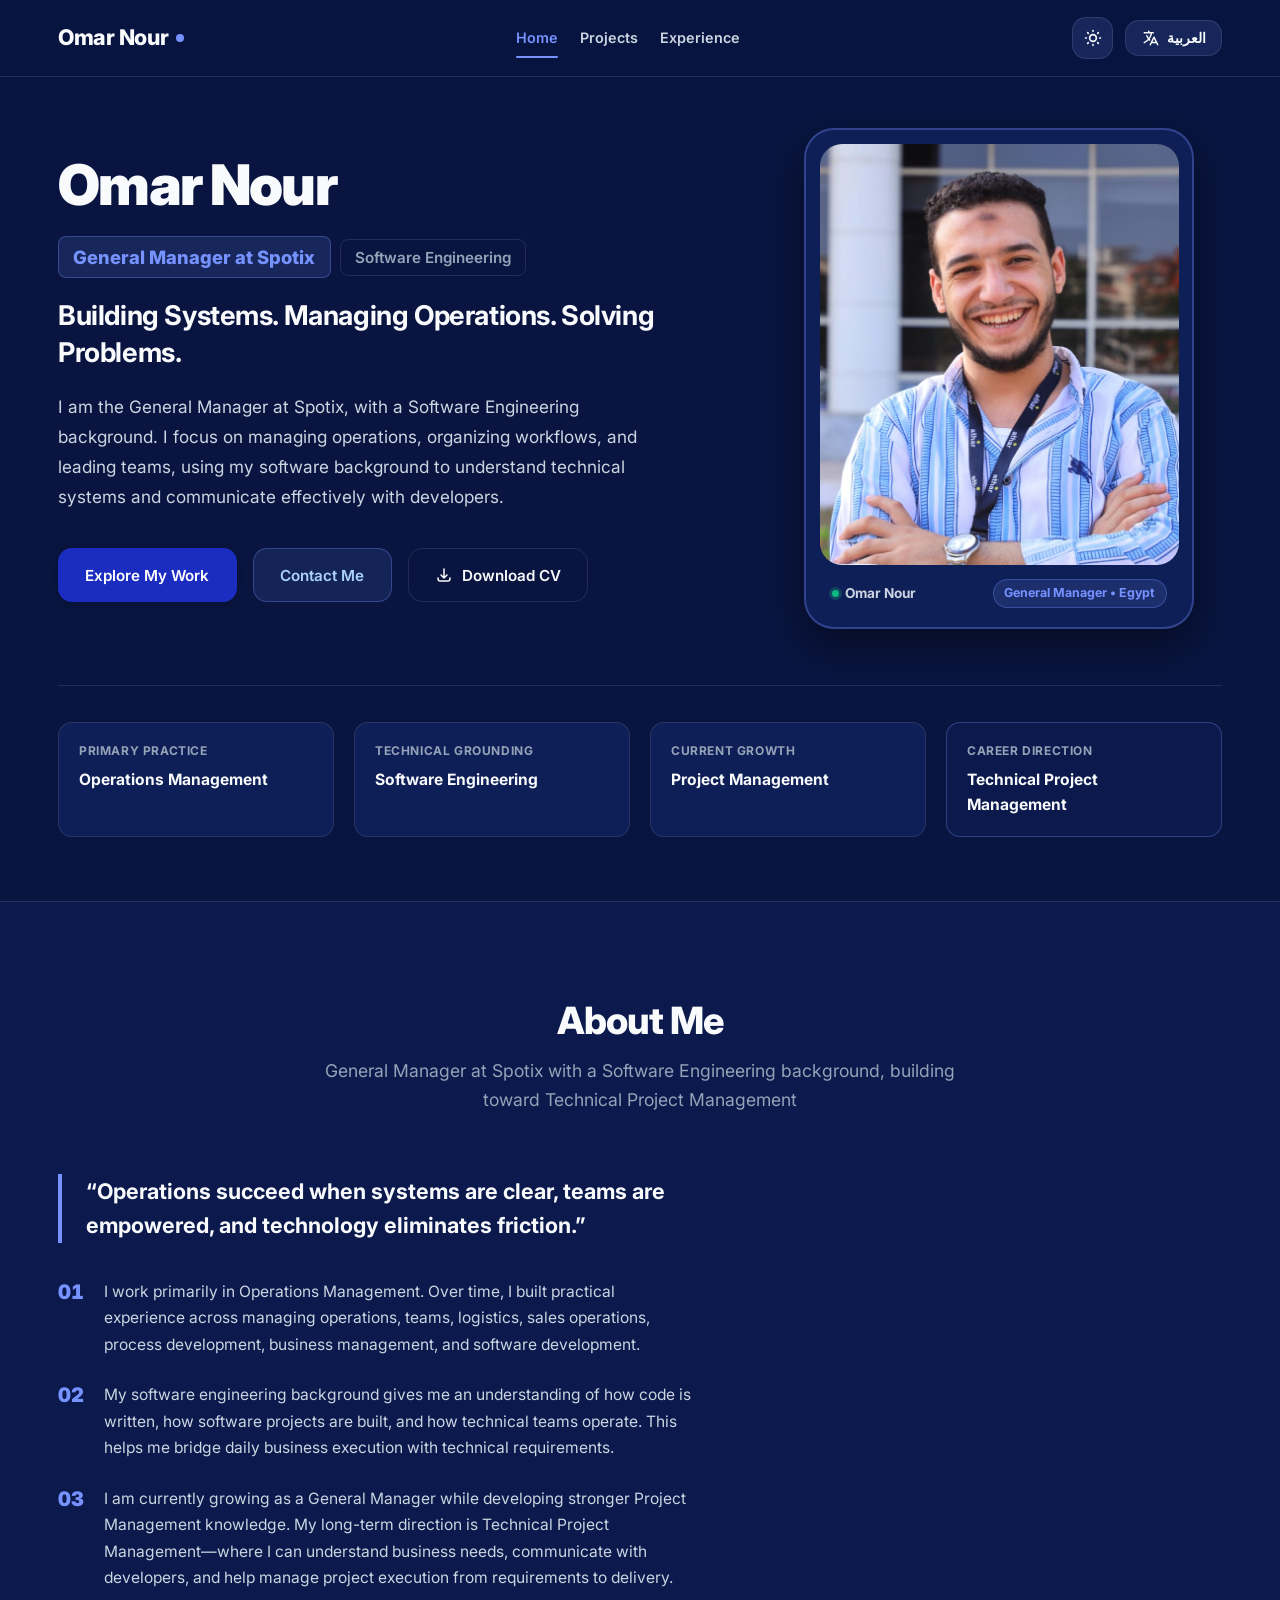
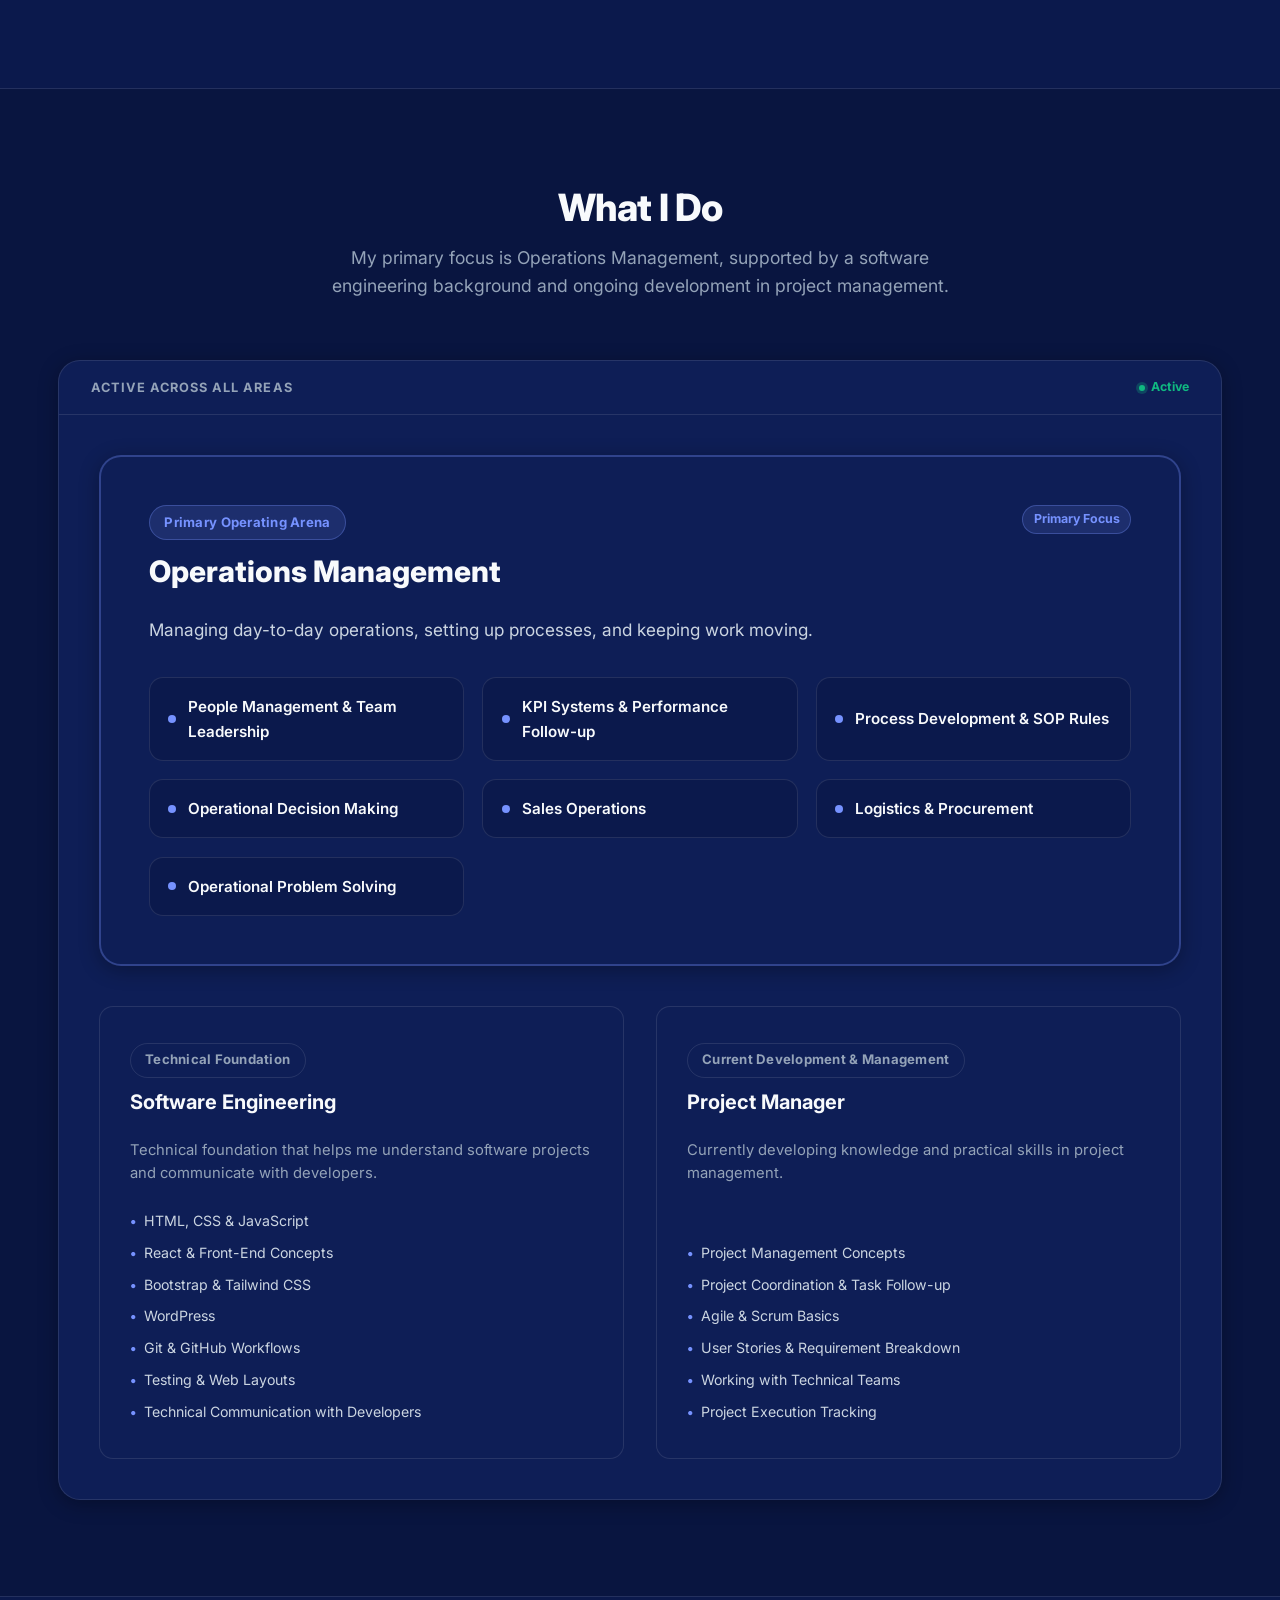
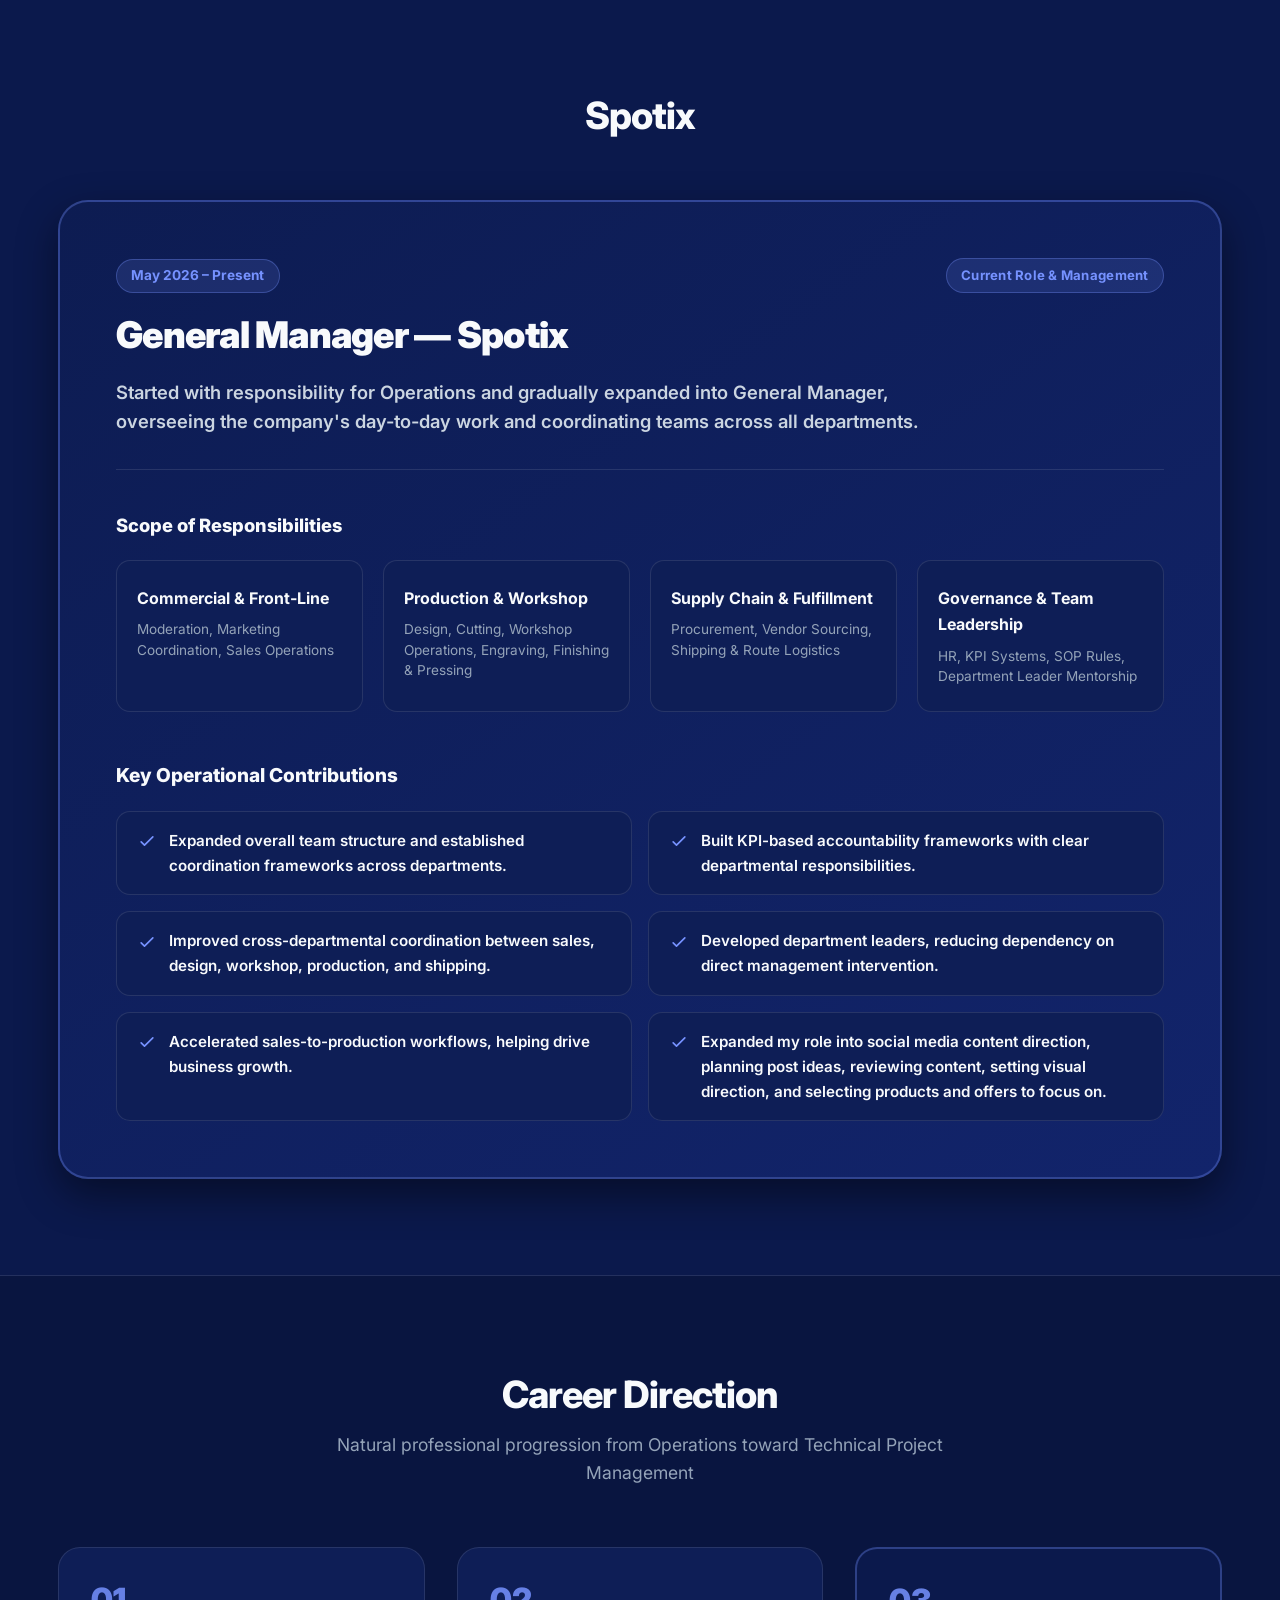
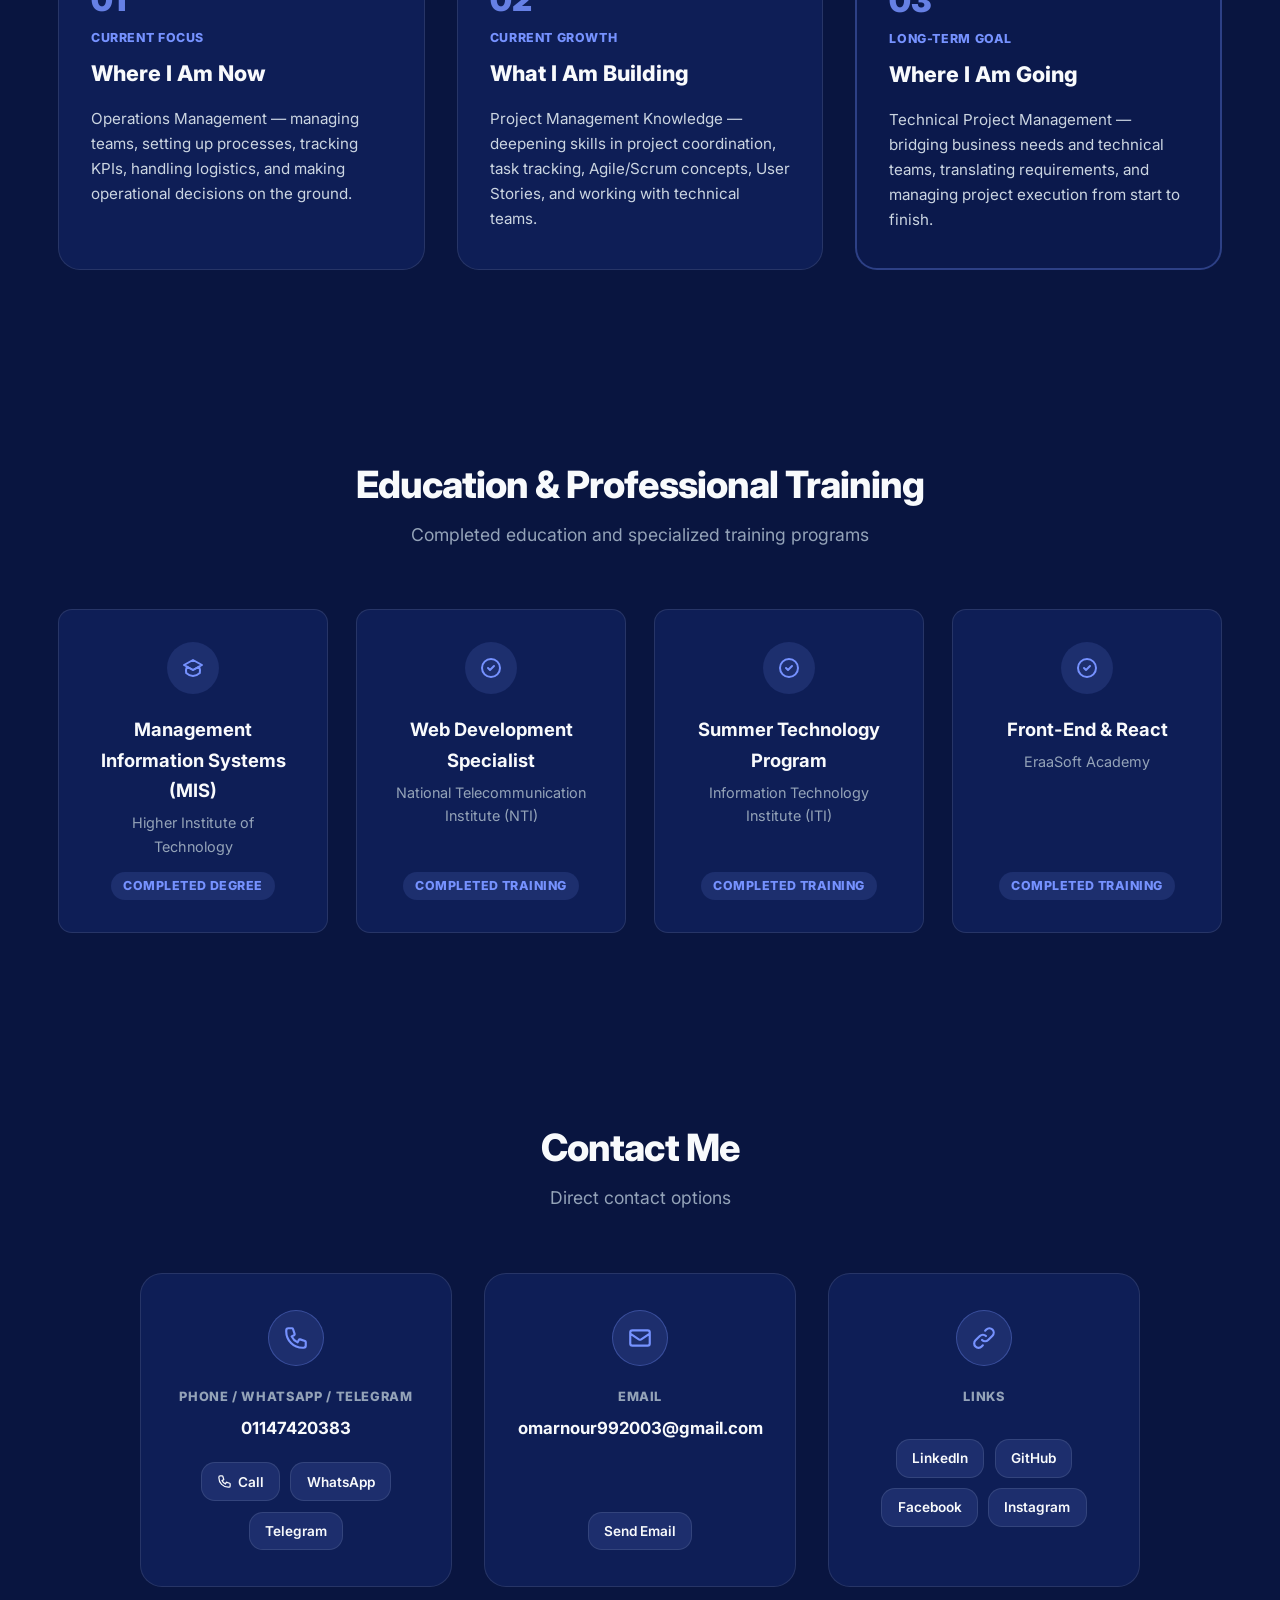
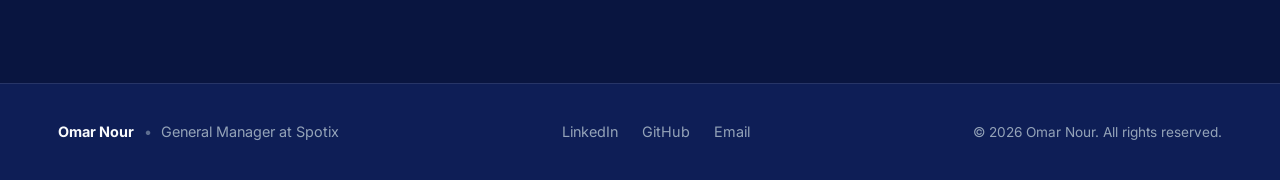
<file: index.html>
<!DOCTYPE html>
<html lang="en" dir="ltr" data-theme="dark">

<head>
  <meta charset="UTF-8">
  <meta name="viewport" content="width=device-width, initial-scale=1.0">
  <title data-i18n="homePageTitle">Omar Nour | General Manager at Spotix</title>
  <meta name="description"
    content="Omar Nour, General Manager at Spotix. Business operations and management, with a background in Management Information Systems and software development.">
  <meta name="keywords"
    content="Omar Nour, General Manager, Spotix, Operations Management, Software Engineering, Technical Project Manager, Business Operations, Systems, Egypt">
  <meta name="author" content="Omar Nour">

  <!-- Open Graph / Social Media Meta -->
  <meta property="og:type" content="website">
  <meta property="og:title" content="Omar Nour | General Manager at Spotix">
  <meta property="og:url" content="https://omarnour9903.github.io/omar-nour-portfolio/">
  <link rel="canonical" href="https://omarnour9903.github.io/omar-nour-portfolio/">
  <meta property="og:description"
    content="Omar Nour, General Manager at Spotix. Business operations and management, with a background in Management Information Systems and software development.">
  <meta property="og:image" content="https://omarnour9903.github.io/omar-nour-portfolio/assets/images/omar-nour.jpg">

  <!-- Favicon -->
  <link rel="icon" type="image/jpeg" href="./assets/images/omar-nour.jpg">

  <!-- Immediate Theme & Direction Init -->
  <script>
    (function () {
      try {
        var t = localStorage.getItem("omar_nour_theme") || "dark";
        var l = localStorage.getItem("omar_nour_lang") || "en";
        document.documentElement.setAttribute("data-theme", t);
        document.documentElement.setAttribute("lang", l);
        document.documentElement.setAttribute("dir", l === "ar" ? "rtl" : "ltr");
      } catch (e) {
        document.documentElement.setAttribute("data-theme", "dark");
        document.documentElement.setAttribute("lang", "en");
        document.documentElement.setAttribute("dir", "ltr");
      }
    })();
  </script>

  <!-- CSS Stylesheet -->
  <link rel="stylesheet" href="./css/styles.css">
</head>

<body>

  <!-- Header & Navigation -->
  <header class="header">
    <div class="container nav-container">
      <a href="index.html" class="logo">
        Omar Nour <span class="logo-dot"></span>
      </a>

      <nav class="nav-menu">
        <a href="index.html" class="nav-link active" data-i18n="navHome">Home</a>
        <a href="projects.html" class="nav-link" data-i18n="navProjects">Projects</a>
        <a href="experience.html" class="nav-link" data-i18n="navExperience">Experience</a>
      </nav>

      <div class="nav-actions">
        <!-- Theme Toggle -->
        <button id="themeToggle" class="icon-btn" aria-label="Toggle Light/Dark Theme">
          <svg id="themeIconSun" width="20" height="20" fill="none" stroke="currentColor" viewBox="0 0 24 24">
            <path stroke-linecap="round" stroke-linejoin="round" stroke-width="2"
              d="M12 3v1m0 16v1m9-9h-1M4 12H3m15.364 6.364l-.707-.707M6.343 6.343l-.707-.707m12.728 0l-.707.707M6.343 17.657l-.707.707M16 12a4 4 0 11-8 0 4 4 0 018 0z" />
          </svg>
          <svg id="themeIconMoon" width="20" height="20" fill="none" stroke="currentColor" viewBox="0 0 24 24"
            style="display: none;">
            <path stroke-linecap="round" stroke-linejoin="round" stroke-width="2"
              d="M20.354 15.354A9 9 0 018.646 3.646 9.003 9.003 0 0012 21a9.003 9.003 0 008.354-5.646z" />
          </svg>
        </button>

        <!-- Language Switcher -->
        <button id="langToggle" class="lang-btn" aria-label="Switch Language">
          <svg width="18" height="18" fill="none" stroke="currentColor" viewBox="0 0 24 24">
            <path stroke-linecap="round" stroke-linejoin="round" stroke-width="2"
              d="M3 5h12M9 3v2m1.048 9.5A18.022 18.022 0 016.412 9m6.088 9h7M11 21l5-10 5 10M12.751 5C11.783 10.77 8.07 15.61 3 18.129" />
          </svg>
          <span id="langLabel">العربية</span>
        </button>

        <!-- Mobile Drawer Menu Toggle -->
        <button id="mobileMenuBtn" class="icon-btn mobile-menu-btn" aria-label="Open Navigation Menu">
          <svg width="22" height="22" fill="none" stroke="currentColor" viewBox="0 0 24 24">
            <path stroke-linecap="round" stroke-linejoin="round" stroke-width="2" d="M4 6h16M4 12h16M4 18h16" />
          </svg>
        </button>
      </div>
    </div>
  </header>

  <!-- Mobile Drawer Menu -->
  <div id="mobileNavDrawer" class="mobile-nav-drawer">
    <div class="mobile-nav-header">
      <a href="index.html" class="logo">Omar Nour <span class="logo-dot"></span></a>
      <button id="closeNavBtn" class="icon-btn" aria-label="Close Menu">
        <svg width="24" height="24" fill="none" stroke="currentColor" viewBox="0 0 24 24">
          <path stroke-linecap="round" stroke-linejoin="round" stroke-width="2" d="M6 18L18 6M6 6l12 12" />
        </svg>
      </button>
    </div>
    <div class="mobile-nav-links">
      <a href="index.html" class="mobile-nav-link active" data-i18n="navHome">Home</a>
      <a href="projects.html" class="mobile-nav-link" data-i18n="navProjects">Projects</a>
      <a href="experience.html" class="mobile-nav-link" data-i18n="navExperience">Experience</a>
    </div>
  </div>

  <!-- Hero Section -->
  <section id="home" class="hero-section">
    <div class="container">
      <div class="hero-grid">
        <div class="hero-content">
          <!-- Availability Status -->
          <div class="hero-title-group">
            <h1 class="hero-name" data-i18n="heroTitle">Omar Nour</h1>
          </div>

          <div class="hero-role-badges">
            <span class="hero-role-primary" data-i18n="heroSubtitle">General Manager at Spotix</span>
            <span class="hero-role-tech" data-i18n="heroBadgeTech">Software Engineering Background</span>
          </div>

          <h2 class="hero-headline" data-i18n="heroHeadline">Building Systems. Managing Operations. Solving Problems.
          </h2>

          <p class="hero-paragraph" data-i18n="heroParagraph">
            I am the General Manager at Spotix, with a Software Engineering background. I focus on managing operations,
            organizing workflows, and leading teams, using my software background to understand technical systems and
            communicate effectively with developers.
          </p>

          <div class="hero-ctas">
            <a href="projects.html" class="btn btn-primary" data-i18n="btnExplore">Explore My Work</a>
            <a href="#contact" class="btn btn-secondary" data-i18n="btnContact">Contact Me</a>
            <a href="assets/docs/Omar_Nour_CV.pdf" download class="btn btn-outline">
              <svg width="18" height="18" fill="none" stroke="currentColor" viewBox="0 0 24 24">
                <path stroke-linecap="round" stroke-linejoin="round" stroke-width="2"
                  d="M4 16v1a3 3 0 003 3h10a3 3 0 003-3v-1m-4-4l-4 4m0 0l-4-4m4 4V4" />
              </svg>
              <span data-i18n="btnCV">Download CV</span>
            </a>
          </div>
        </div>

        <div class="hero-image-wrapper">
          <div class="hero-portrait-card">
            <div class="hero-portrait-container">
              <img src="assets/images/omar-nour.jpg" alt="Omar Nour, General Manager at Spotix" class="hero-portrait-img">
            </div>
            <div class="hero-portrait-footer">
              <span class="hero-portrait-meta">
                <span class="status-pulse-dot" style="width: 7px; height: 7px;"></span>
                <span>Omar Nour</span>
              </span>
              <span class="hero-portrait-badge" data-i18n="heroPhotoBadge">General Manager • Egypt</span>
            </div>
          </div>
        </div>
      </div>

      <!-- Quick Credentials Snapshot Strip -->
      <div class="hero-snapshot-wrapper">
        <div class="hero-snapshot-grid">
          <div class="snapshot-item">
            <div class="snapshot-label" data-i18n="heroSnapshotFocusLabel">Primary Practice</div>
            <div class="snapshot-val" data-i18n="heroSnapshotFocus">Operations Management</div>
          </div>
          <div class="snapshot-item">
            <div class="snapshot-label" data-i18n="heroSnapshotTechLabel">Technical Grounding</div>
            <div class="snapshot-val" data-i18n="heroSnapshotTech">Software Engineering</div>
          </div>
          <div class="snapshot-item">
            <div class="snapshot-label" data-i18n="heroSnapshotGrowthLabel">Current Growth</div>
            <div class="snapshot-val" data-i18n="heroSnapshotGrowth">Project Management</div>
          </div>
          <div class="snapshot-item highlight-target">
            <div class="snapshot-label" data-i18n="heroSnapshotAimLabel">Career Direction</div>
            <div class="snapshot-val" data-i18n="heroSnapshotAim">Technical Project Management</div>
          </div>
        </div>
      </div>
    </div>
  </section>

  <!-- About Me Section (Editorial 2-Column Split) -->
  <section id="about" class="about-section">
    <div class="container">
      <div class="section-header">
        <h2 data-i18n="aboutSectionTitle">About Me</h2>
        <p class="section-subtitle" data-i18n="aboutTagline">General Manager at Spotix with a Software Engineering background,
          building toward Technical Project Management</p>
      </div>

      <div class="about-editorial-grid">
        <!-- Left Column: Narrative Story -->
        <div class="about-narrative-col">
          <blockquote class="about-lead-quote" data-i18n="aboutQuote">
            “Operations succeed when systems are clear, teams are empowered, and technology eliminates friction.”
          </blockquote>

          <div class="about-story-blocks">
            <div class="story-block">
              <span class="story-num">01</span>
              <div class="story-body">
                <p data-i18n="aboutP1">
                  I work primarily in Operations Management. Over time, I built practical experience across managing
                  operations, teams, logistics, sales operations, process development, business management, and software
                  development.
                </p>
              </div>
            </div>

            <div class="story-block">
              <span class="story-num">02</span>
              <div class="story-body">
                <p data-i18n="aboutP2">
                  My software engineering background gives me an understanding of how code is written, how software
                  projects
                  are built, and how technical teams operate. This helps me bridge daily business execution with
                  technical
                  requirements.
                </p>
              </div>
            </div>

            <div class="story-block">
              <span class="story-num">03</span>
              <div class="story-body">
                <p data-i18n="aboutP3">
                  I am currently growing as a General Manager while developing stronger Project Management
                  knowledge. My
                  long-term direction is Technical Project Management—where I can understand business needs, communicate
                  with
                  developers, and help manage project execution from requirements to delivery.
                </p>
              </div>
            </div>
          </div>
        </div>


      </div>
    </div>
  </section>

  <!-- What I Do Section (Architectural Hierarchy: Ops Anchor + 3 Supporting Pillars) -->
  <section id="what-i-do">
    <div class="container">
      <div class="section-header">
        <h2 data-i18n="whatIDoTitle">What I Do</h2>
        <p class="section-subtitle" data-i18n="whatIDoSubtitle">My primary focus is Operations Management, supported by
          a software engineering background and ongoing development in project management.</p>
      </div>

      <!-- Unified Active Skills Card -->
      <div class="what-i-do-unified-card">
        <div class="what-i-do-unified-header">
          <span class="what-i-do-unified-title" data-i18n="whatIDoUnifiedLabel">Active Across All Areas</span>
          <span class="blueprint-status-indicator">
            <span class="status-pulse-dot" style="width: 6px; height: 6px;"></span>
            <span>Active</span>
          </span>
        </div>

        <div class="what-i-do-layout">
          <!-- 1. Featured Operations Anchor Card -->
          <div class="ops-primary-anchor">
            <div class="ops-anchor-header">
              <div class="ops-anchor-title-group">
                <span class="badge" data-i18n="opsCoreBadge">Primary Operating Arena</span>
                <h3 data-i18n="pillar1Title">Operations Management</h3>
              </div>
              <div class="hero-portrait-badge" data-i18n="pillar1Badge">Primary Focus</div>
            </div>

            <p class="ops-anchor-desc" data-i18n="pillar1Desc">Managing day-to-day operations, setting up processes, and
              keeping work moving.</p>

            <div class="ops-capabilities-grid">
              <div class="capability-item">
                <span class="capability-dot"></span>
                <span data-i18n="pillar1Item1">People Management & Team Leadership</span>
              </div>
              <div class="capability-item">
                <span class="capability-dot"></span>
                <span data-i18n="pillar1Item2">KPI Systems & Performance Follow-up</span>
              </div>
              <div class="capability-item">
                <span class="capability-dot"></span>
                <span data-i18n="pillar1Item3">Process Development & SOP Rules</span>
              </div>
              <div class="capability-item">
                <span class="capability-dot"></span>
                <span data-i18n="pillar1Item4">Operational Decision Making</span>
              </div>
              <div class="capability-item">
                <span class="capability-dot"></span>
                <span data-i18n="pillar1Item5">Sales Operations</span>
              </div>
              <div class="capability-item">
                <span class="capability-dot"></span>
                <span data-i18n="pillar1Item6">Logistics & Procurement</span>
              </div>
              <div class="capability-item">
                <span class="capability-dot"></span>
                <span data-i18n="pillar1Item7">Operational Problem Solving</span>
              </div>
            </div>
          </div>

          <!-- 2. Supporting 3 Pillars Grid -->
          <div class="supporting-pillars-grid">

            <!-- Pillar 3: Software Engineering Background -->
            <div class="supporting-pillar-card">
              <div class="supporting-pillar-header">
                <span class="badge badge-tech" data-i18n="pillar3Badge">Technical Foundation</span>
                <h4 data-i18n="pillar3Title">Software Engineering</h4>
              </div>
              <p data-i18n="pillar3Desc">Technical foundation that helps me understand software projects and communicate
                with developers.</p>
              <div class="supporting-pillar-list">
                <div class="supporting-item"><span class="supporting-item-bullet">•</span><span
                    data-i18n="pillar3Item1">HTML, CSS & JavaScript</span></div>
                <div class="supporting-item"><span class="supporting-item-bullet">•</span><span
                    data-i18n="pillar3Item2">React & Front-End Concepts</span></div>
                <div class="supporting-item"><span class="supporting-item-bullet">•</span><span
                    data-i18n="pillar3Item3">Bootstrap & Tailwind CSS</span></div>
                <div class="supporting-item"><span class="supporting-item-bullet">•</span><span
                    data-i18n="pillar3Item4">WordPress</span></div>
                <div class="supporting-item"><span class="supporting-item-bullet">•</span><span
                    data-i18n="pillar3Item5">Git & GitHub Workflows</span></div>
                <div class="supporting-item"><span class="supporting-item-bullet">•</span><span
                    data-i18n="pillar3Item6">Testing & Web Layouts</span></div>
                <div class="supporting-item"><span class="supporting-item-bullet">•</span><span
                    data-i18n="pillar3Item7">Technical Communication with Developers</span></div>
              </div>
            </div>

            <!-- Pillar 4: Project Management Development -->
            <div class="supporting-pillar-card">
              <div class="supporting-pillar-header">
                <span class="badge badge-tech" data-i18n="pillar4Badge">Current Development & Management</span>
                <h4 data-i18n="pillar4Title">Project Manager</h4>
              </div>
              <p data-i18n="pillar4Desc">Currently developing knowledge and practical skills in project management.</p>
              <div class="supporting-pillar-list">
                <div class="supporting-item"><span class="supporting-item-bullet">•</span><span
                    data-i18n="pillar4Item1">Project Management Concepts</span></div>
                <div class="supporting-item"><span class="supporting-item-bullet">•</span><span
                    data-i18n="pillar4Item2">Project Coordination & Task Follow-up</span></div>
                <div class="supporting-item"><span class="supporting-item-bullet">•</span><span
                    data-i18n="pillar4Item3">Agile & Scrum Basics</span></div>
                <div class="supporting-item"><span class="supporting-item-bullet">•</span><span
                    data-i18n="pillar4Item4">User Stories & Requirement Breakdown</span></div>
                <div class="supporting-item"><span class="supporting-item-bullet">•</span><span
                    data-i18n="pillar4Item5">Working with Technical Teams</span></div>
                <div class="supporting-item"><span class="supporting-item-bullet">•</span><span
                    data-i18n="pillar4Item6">Project Execution Tracking</span></div>
              </div>
            </div>
          </div>
        </div>
      </div>
    </div>
  </section>

  <!-- Spotix Section -->
  <section id="spotix" class="spotix-section">
    <div class="container">
      <div class="section-header">
        <h2 data-i18n="spotixHeading">Spotix</h2>
      </div>
      <div class="spotix-executive-card">
        <div class="spotix-top-header">
          <div class="spotix-meta-row">
            <span class="spotix-period-pill" data-i18n="spotixPeriod">May 2026 – Present</span>
            <span class="badge" data-i18n="spotixTag">Current Role & Management</span>
          </div>
          <h3 data-i18n="spotixTitle">General Manager — Spotix</h3>
          <p class="spotix-executive-summary" data-i18n="spotixRoleDesc">
            Started with responsibility for Operations and gradually expanded into General Manager, overseeing the
            company's day-to-day work and coordinating teams across all departments.
          </p>
        </div>

        <!-- Scope Across 4 Functional Clusters -->
        <div class="spotix-clusters-wrapper">
          <h4 class="spotix-clusters-title" data-i18n="spotixDeptsTitle">Scope of Responsibilities</h4>
          <div class="spotix-clusters-grid">
            <div class="cluster-card">
              <h5 data-i18n="spotixCluster1Title">Commercial & Front-Line</h5>
              <p data-i18n="spotixCluster1Desc">Moderation, Marketing Coordination, Sales Operations</p>
            </div>
            <div class="cluster-card">
              <h5 data-i18n="spotixCluster2Title">Production & Workshop</h5>
              <p data-i18n="spotixCluster2Desc">Cutting, Workshop Operations, Engraving, Finishing & Pressing</p>
            </div>
            <div class="cluster-card">
              <h5 data-i18n="spotixCluster3Title">Supply Chain & Fulfillment</h5>
              <p data-i18n="spotixCluster3Desc">Procurement, Vendor Sourcing, Shipping & Route Logistics</p>
            </div>
            <div class="cluster-card">
              <h5 data-i18n="spotixCluster4Title">Governance & Team Leadership</h5>
              <p data-i18n="spotixCluster4Desc">HR, KPI Systems, SOP Rules, Department Leader Mentorship</p>
            </div>
          </div>
        </div>



        <!-- Key Operational Contributions -->
        <div class="spotix-impacts-wrapper">
          <h4 data-i18n="spotixImpactTitle">Key Operational Contributions</h4>
          <div class="spotix-impacts-list">
            <div class="impact-item">
              <svg width="20" height="20" fill="none" stroke="currentColor" viewBox="0 0 24 24" aria-hidden="true"
                focusable="false">
                <path stroke-linecap="round" stroke-linejoin="round" stroke-width="2" d="M5 13l4 4L19 7" />
              </svg>
              <span data-i18n="spotixImpactItem1">Expanded overall team structure and added new functional
                departments.</span>
            </div>
            <div class="impact-item">
              <svg width="20" height="20" fill="none" stroke="currentColor" viewBox="0 0 24 24" aria-hidden="true"
                focusable="false">
                <path stroke-linecap="round" stroke-linejoin="round" stroke-width="2" d="M5 13l4 4L19 7" />
              </svg>
              <span data-i18n="spotixImpactItem2">Built KPI-based accountability frameworks with clear departmental
                responsibilities.</span>
            </div>
            <div class="impact-item">
              <svg width="20" height="20" fill="none" stroke="currentColor" viewBox="0 0 24 24" aria-hidden="true"
                focusable="false">
                <path stroke-linecap="round" stroke-linejoin="round" stroke-width="2" d="M5 13l4 4L19 7" />
              </svg>
              <span data-i18n="spotixImpactItem3">Improved cross-departmental coordination between sales, production,
                workshop, and shipping.</span>
            </div>
            <div class="impact-item">
              <svg width="20" height="20" fill="none" stroke="currentColor" viewBox="0 0 24 24" aria-hidden="true"
                focusable="false">
                <path stroke-linecap="round" stroke-linejoin="round" stroke-width="2" d="M5 13l4 4L19 7" />
              </svg>
              <span data-i18n="spotixImpactItem4">Developed department leaders, reducing dependency on direct management
                intervention.</span>
            </div>
            <div class="impact-item">
              <svg width="20" height="20" fill="none" stroke="currentColor" viewBox="0 0 24 24" aria-hidden="true"
                focusable="false">
                <path stroke-linecap="round" stroke-linejoin="round" stroke-width="2" d="M5 13l4 4L19 7" />
              </svg>
              <span data-i18n="spotixImpactItem5">Accelerated sales-to-production workflows, helping drive business
                growth.</span>
            </div>
            <div class="impact-item">
              <svg width="20" height="20" fill="none" stroke="currentColor" viewBox="0 0 24 24" aria-hidden="true"
                focusable="false">
                <path stroke-linecap="round" stroke-linejoin="round" stroke-width="2" d="M5 13l4 4L19 7" />
              </svg>
              <span data-i18n="spotixImpactItem6">Expanded my role into social media content direction, planning post
                ideas, reviewing content, setting visual direction, and selecting products and offers to focus
                on.</span>
            </div>
          </div>
        </div>
      </div>
    </div>
  </section>



  <!-- Career Direction Section (3-Step Connected Trajectory Flow) -->
  <section id="direction">
    <div class="container">
      <div class="section-header">
        <h2 data-i18n="dirTitle">Career Direction</h2>
        <p class="section-subtitle" data-i18n="dirSubtitle">Natural professional progression from Operations toward
          Technical Project Management</p>
      </div>

      <div class="direction-trajectory-flow">
        <!-- Step 1: Where I Am Now -->
        <div class="trajectory-step-card">
          <div class="trajectory-step-num">01</div>
          <div class="trajectory-tag" data-i18n="dirStep1Tag">Current Focus</div>
          <h3 data-i18n="dirStep1Title">Where I Am Now</h3>
          <p data-i18n="dirStep1Desc">Operations Management — managing teams, setting up processes, tracking KPIs,
            handling logistics, and making operational decisions on the ground.</p>
        </div>

        <!-- Step 2: What I Am Building -->
        <div class="trajectory-step-card">
          <div class="trajectory-step-num">02</div>
          <div class="trajectory-tag" data-i18n="dirStep2Tag">Current Growth</div>
          <h3 data-i18n="dirStep2Title">What I Am Building</h3>
          <p data-i18n="dirStep2Desc">Project Management Knowledge — deepening skills in project coordination, task
            tracking, Agile/Scrum concepts, User Stories, and working with technical teams.</p>
        </div>

        <!-- Step 3: Where I Am Going -->
        <div class="trajectory-step-card target-destination">
          <div class="trajectory-step-num">03</div>
          <div class="trajectory-tag" data-i18n="dirStep3Tag">Long-Term Goal</div>
          <h3 data-i18n="dirStep3Title">Where I Am Going</h3>
          <p data-i18n="dirStep3Desc">Technical Project Management — bridging business needs and technical teams,
            translating requirements, and managing project execution from start to finish.</p>
        </div>
      </div>
    </div>
  </section>

  <!-- Education & Professional Training Section -->
  <section id="education">
    <div class="container">
      <div class="section-header">
        <h2 data-i18n="eduTitle">Education & Professional Training</h2>
        <p class="section-subtitle" data-i18n="eduSubtitle">Completed education and specialized training programs</p>
      </div>

      <div class="edu-credentials-grid">
        <!-- Degree -->
        <div class="edu-credential-card">
          <div class="edu-icon-circle">
            <svg width="24" height="24" fill="none" stroke="currentColor" viewBox="0 0 24 24">
              <path stroke-linecap="round" stroke-linejoin="round" stroke-width="2" d="M12 14l9-5-9-5-9 5 9 5z" />
              <path stroke-linecap="round" stroke-linejoin="round" stroke-width="2"
                d="M12 14l6.16-3.422a12.083 12.083 0 01.665 6.479A11.952 11.952 0 0112 20.055a11.952 11.952 0 01-6.824-2.998 12.078 12.078 0 01.665-6.479L12 14z" />
            </svg>
          </div>
          <h3 data-i18n="eduDegreeTitle">Management Information Systems (MIS)</h3>
          <div class="edu-inst-name" data-i18n="eduDegreeInst">Higher Institute of Technology</div>
          <div class="edu-status-badge" data-i18n="eduDegreeStatus">Completed Degree</div>
        </div>

        <!-- NTI -->
        <div class="edu-credential-card">
          <div class="edu-icon-circle">
            <svg width="24" height="24" fill="none" stroke="currentColor" viewBox="0 0 24 24">
              <path stroke-linecap="round" stroke-linejoin="round" stroke-width="2"
                d="M9 12l2 2 4-4m6 2a9 9 0 11-18 0 9 9 0 0118 0z" />
            </svg>
          </div>
          <h3 data-i18n="train1Title">Web Development Specialist</h3>
          <div class="edu-inst-name" data-i18n="train1Inst">National Telecommunication Institute (NTI)</div>
          <div class="edu-status-badge" data-i18n="train1Status">Completed Training</div>
        </div>

        <!-- ITI -->
        <div class="edu-credential-card">
          <div class="edu-icon-circle">
            <svg width="24" height="24" fill="none" stroke="currentColor" viewBox="0 0 24 24">
              <path stroke-linecap="round" stroke-linejoin="round" stroke-width="2"
                d="M9 12l2 2 4-4m6 2a9 9 0 11-18 0 9 9 0 0118 0z" />
            </svg>
          </div>
          <h3 data-i18n="train2Title">Summer Technology Program</h3>
          <div class="edu-inst-name" data-i18n="train2Inst">Information Technology Institute (ITI)</div>
          <div class="edu-status-badge" data-i18n="train2Status">Completed Training</div>
        </div>

        <!-- EraaSoft -->
        <div class="edu-credential-card">
          <div class="edu-icon-circle">
            <svg width="24" height="24" fill="none" stroke="currentColor" viewBox="0 0 24 24">
              <path stroke-linecap="round" stroke-linejoin="round" stroke-width="2"
                d="M9 12l2 2 4-4m6 2a9 9 0 11-18 0 9 9 0 0118 0z" />
            </svg>
          </div>
          <h3 data-i18n="train3Title">Front-End & React</h3>
          <div class="edu-inst-name" data-i18n="train3Inst">EraaSoft Academy</div>
          <div class="edu-status-badge" data-i18n="train3Status">Completed Training</div>
        </div>
      </div>
    </div>
  </section>

  <!-- Contact Section -->
  <section id="contact">
    <div class="container">
      <div class="section-header">
        <h2 data-i18n="contactTitle">Contact Me</h2>
        <p class="section-subtitle" data-i18n="contactSubtitle">Direct contact options</p>
      </div>

      <div class="contact-section-grid">
        <!-- Direct Phone / WhatsApp / Telegram -->
        <div class="contact-channel-card">
          <div class="contact-icon-bubble">
            <svg width="26" height="26" fill="none" stroke="currentColor" viewBox="0 0 24 24">
              <path stroke-linecap="round" stroke-linejoin="round" stroke-width="2"
                d="M3 5a2 2 0 012-2h3.28a1 1 0 01.948.684l1.498 4.493a1 1 0 01-.502 1.21l-2.257 1.13a11.042 11.042 0 005.516 5.516l1.13-2.257a1 1 0 011.21-.502l4.493 1.498a1 1 0 01.684.949V19a2 2 0 01-2 2h-1C9.716 21 3 14.284 3 6V5z" />
            </svg>
          </div>
          <div class="contact-header-label" data-i18n="contactPhoneLabel">Phone / WhatsApp / Telegram</div>
          <div class="contact-main-val">01147420383</div>
          <div class="contact-actions-row">
            <a href="tel:01147420383" class="contact-action-btn">
              <svg width="15" height="15" fill="none" stroke="currentColor" viewBox="0 0 24 24">
                <path stroke-linecap="round" stroke-linejoin="round" stroke-width="2"
                  d="M3 5a2 2 0 012-2h3.28a1 1 0 01.948.684l1.498 4.493a1 1 0 01-.502 1.21l-2.257 1.13a11.042 11.042 0 005.516 5.516l1.13-2.257a1 1 0 011.21-.502l4.493 1.498a1 1 0 01.684.949V19a2 2 0 01-2 2h-1C9.716 21 3 14.284 3 6V5z" />
              </svg>
              <span>Call</span>
            </a>
            <a href="https://wa.me/201147420383" target="_blank" rel="noopener noreferrer"
              class="contact-action-btn">WhatsApp</a>
            <a href="https://t.me/+201147420383" target="_blank" rel="noopener noreferrer"
              class="contact-action-btn">Telegram</a>
          </div>
        </div>

        <!-- Email Address -->
        <div class="contact-channel-card">
          <div class="contact-icon-bubble">
            <svg width="26" height="26" fill="none" stroke="currentColor" viewBox="0 0 24 24">
              <path stroke-linecap="round" stroke-linejoin="round" stroke-width="2"
                d="M3 8l7.89 5.26a2 2 0 002.22 0L21 8M5 19h14a2 2 0 002-2V7a2 2 0 00-2-2H5a2 2 0 00-2 2v10a2 2 0 002 2z" />
            </svg>
          </div>
          <div class="contact-header-label" data-i18n="contactEmailLabel">Email</div>
          <a href="mailto:omarnour992003@gmail.com" class="contact-main-val">omarnour992003@gmail.com</a>
          <div class="contact-actions-row">
            <a href="mailto:omarnour992003@gmail.com" class="contact-action-btn">Send Email</a>
          </div>
        </div>

        <!-- Social Networks -->
        <div class="contact-channel-card">
          <div class="contact-icon-bubble">
            <svg width="26" height="26" fill="none" stroke="currentColor" viewBox="0 0 24 24">
              <path stroke-linecap="round" stroke-linejoin="round" stroke-width="2"
                d="M13.828 10.172a4 4 0 00-5.656 0l-4 4a4 4 0 105.656 5.656l1.102-1.101m-.758-4.899a4 4 0 005.656 0l4-4a4 4 0 00-5.656-5.656l-1.1 1.1" />
            </svg>
          </div>
          <div class="contact-header-label" data-i18n="contactSocialsLabel">Links</div>
          <div class="contact-actions-row" style="margin-top: 1.5rem;">
            <a href="https://www.linkedin.com/in/omar-a-nour-52382b329/" target="_blank" rel="noopener noreferrer"
              class="contact-action-btn">LinkedIn</a>
            <a href="https://github.com/OmarNour9903" target="_blank" rel="noopener noreferrer"
              class="contact-action-btn">GitHub</a>
            <a href="https://web.facebook.com/omar.a.nour" target="_blank" rel="noopener noreferrer"
              class="contact-action-btn">Facebook</a>
            <a href="https://www.instagram.com/omar_noour/" target="_blank" rel="noopener noreferrer"
              class="contact-action-btn">Instagram</a>
          </div>
        </div>
      </div>
    </div>
  </section>

  <!-- Footer -->
  <footer class="footer">
    <div class="container footer-container">
      <div class="footer-info">
        <span class="footer-name">Omar Nour</span>
        <span class="footer-divider">•</span>
        <span class="footer-role" data-i18n="footerRole">General Manager at Spotix</span>
      </div>
      <div class="footer-links">
        <a href="https://www.linkedin.com/in/omar-a-nour-52382b329/" target="_blank" rel="noopener noreferrer"
          class="footer-link">LinkedIn</a>
        <a href="https://github.com/OmarNour9903" target="_blank" rel="noopener noreferrer"
          class="footer-link">GitHub</a>
        <a href="mailto:omarnour992003@gmail.com" class="footer-link">Email</a>
      </div>
      <p class="footer-copy">&copy; <span id="year">2026</span> <span data-i18n="footerRights">Omar Nour. All rights
          reserved.</span></p>
    </div>
  </footer>

  <!-- JavaScript Engine -->
  <script src="js/main.js"></script>

</body>

</html>
</file>
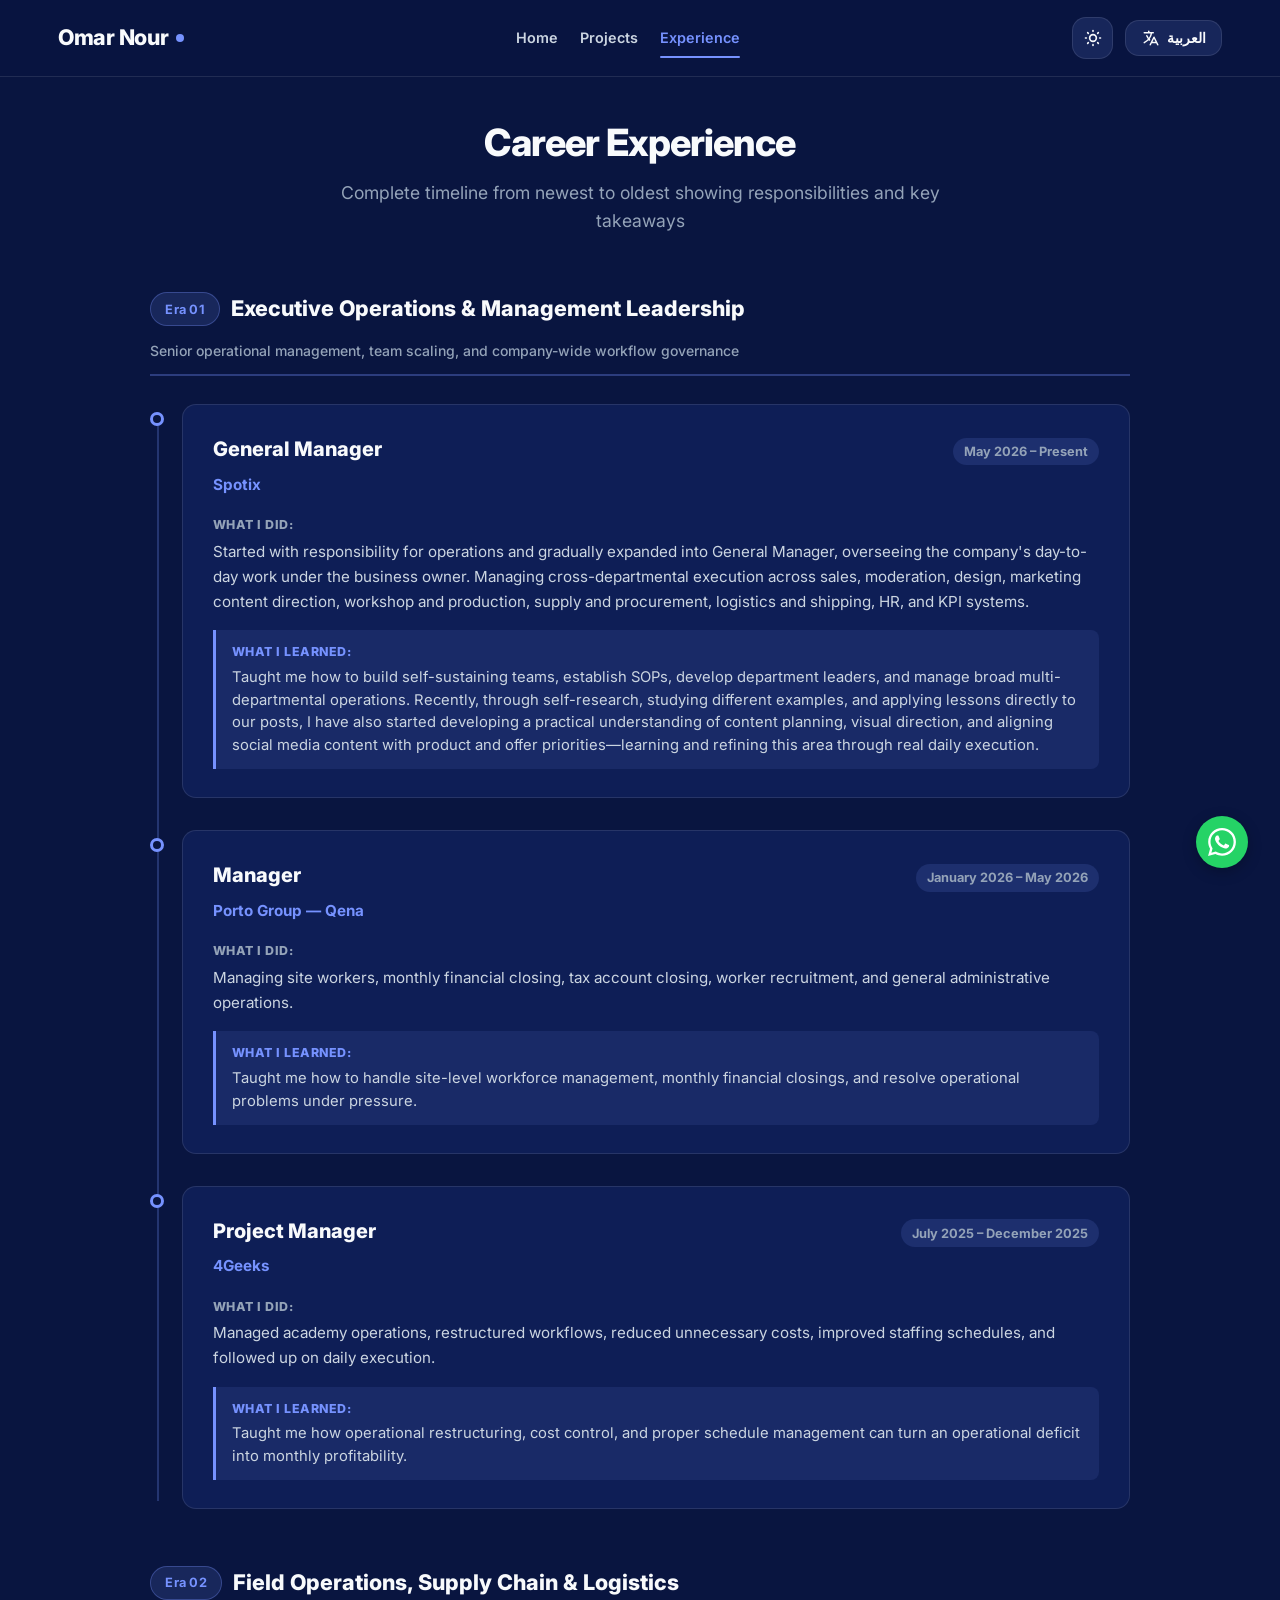
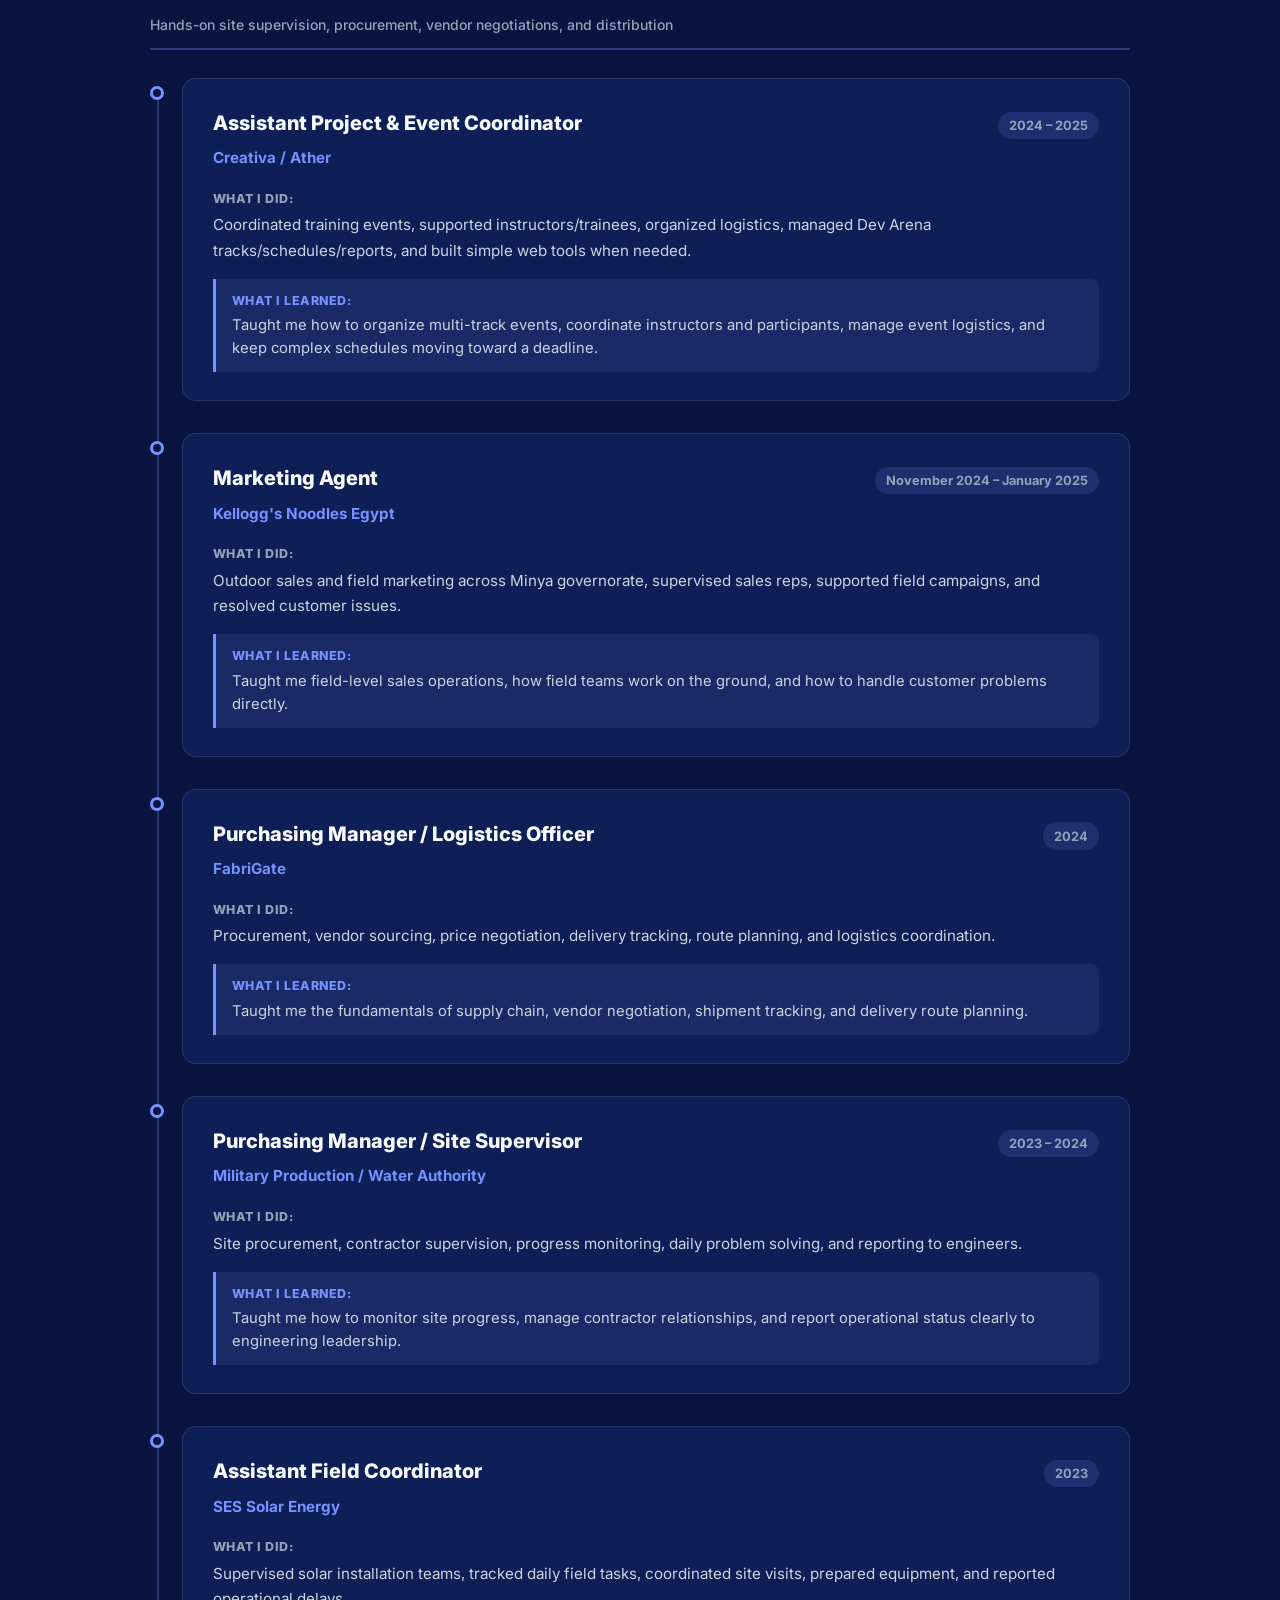
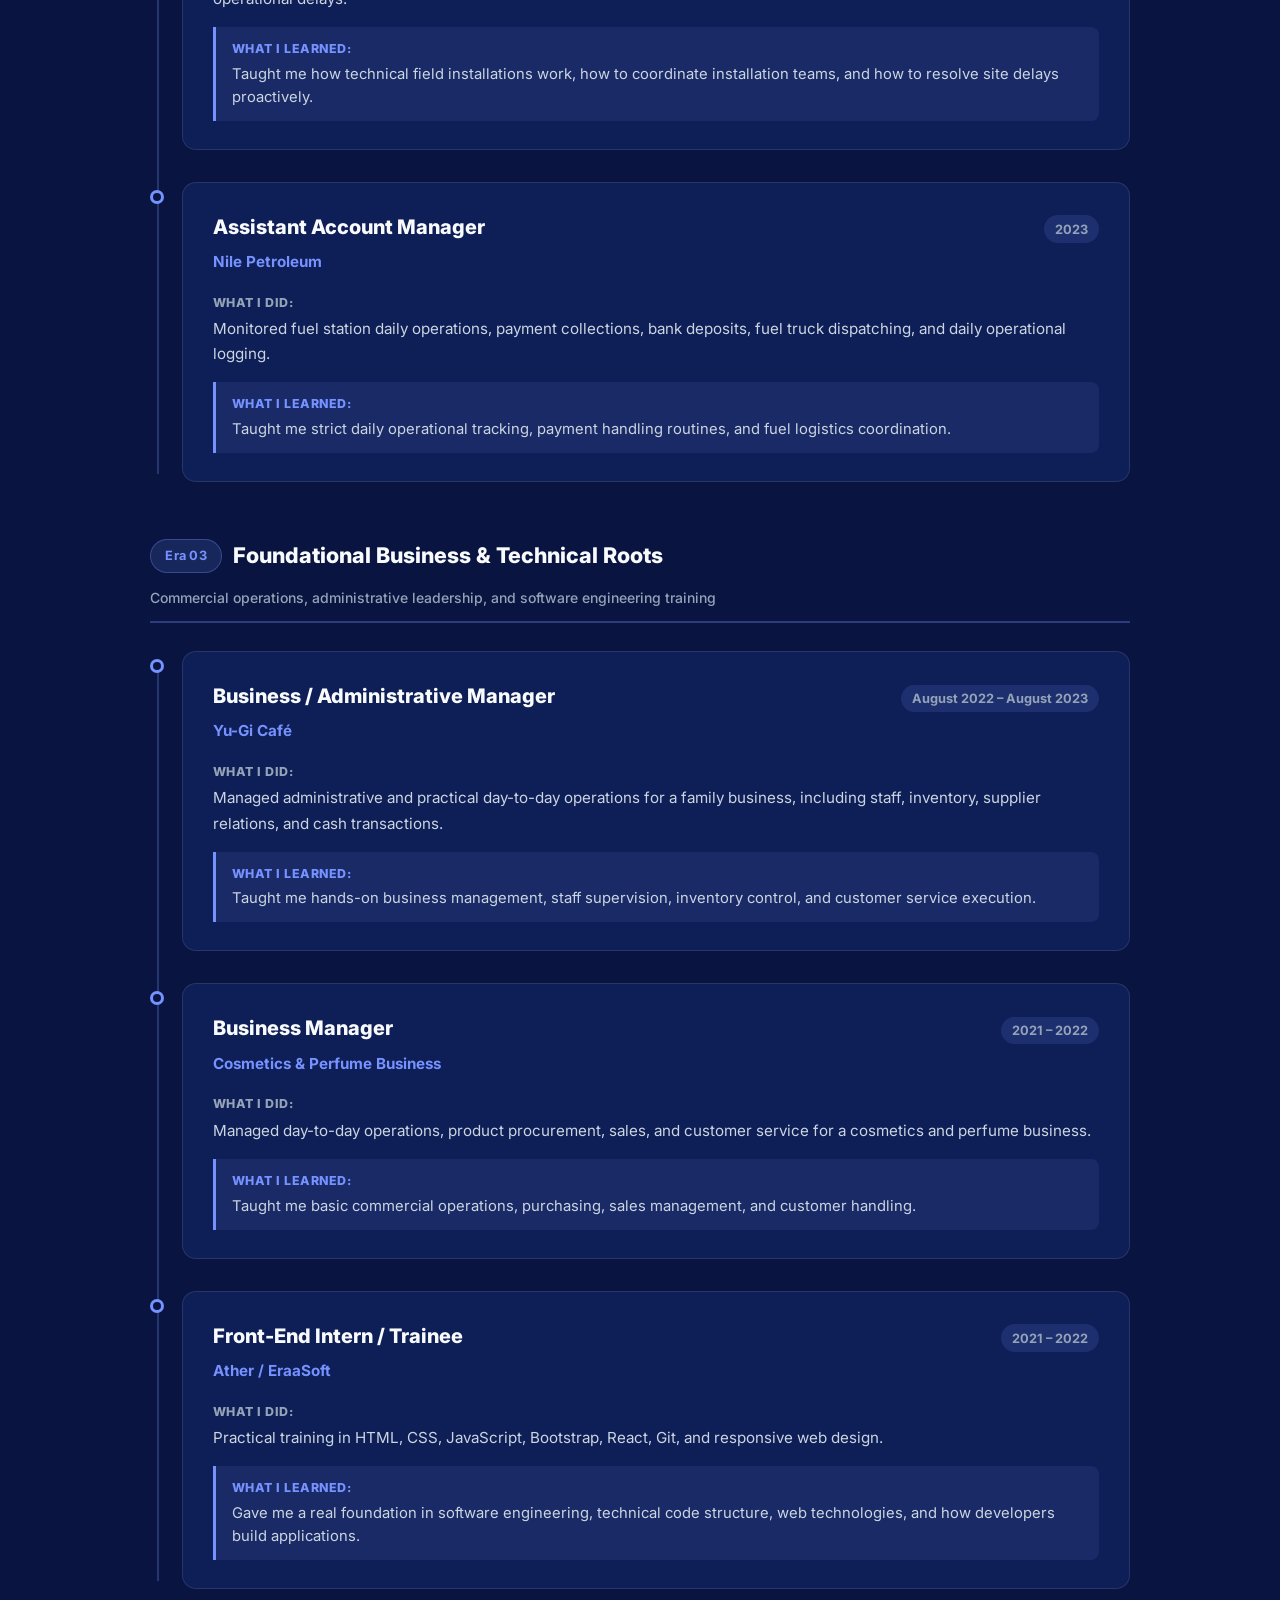
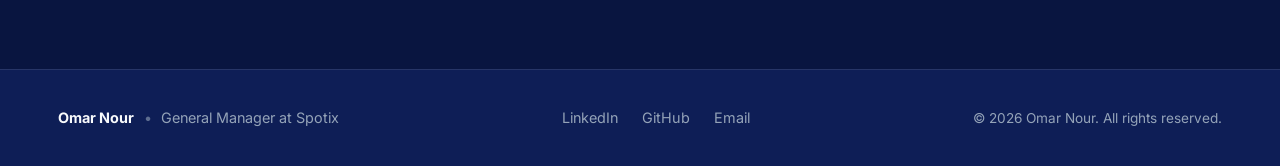
<file: experience.html>
<!DOCTYPE html>
<html lang="en" dir="ltr" data-theme="dark">

<head>
  <meta charset="UTF-8">
  <meta name="viewport" content="width=device-width, initial-scale=1.0">
  <title data-i18n="experiencePageTitle">Experience | Omar Nour</title>
  <meta name="description"
    content="Complete career history and professional experience timeline of Omar Nour, General Manager at Spotix, with a Software Engineering background.">
  <meta name="keywords"
    content="Omar Nour, Experience, Career Timeline, General Manager, Project Management, Spotix, Porto Group, 4Geeks">
  <meta name="author" content="Omar Nour">

  <!-- Open Graph / Social Media Meta -->
  <meta property="og:type" content="website">
  <meta property="og:title" content="Experience | Omar Nour">
  <meta property="og:description"
    content="Complete career history and professional experience timeline of Omar Nour, General Manager at Spotix, with a Software Engineering background.">
  <meta property="og:image" content="https://omarnour9903.github.io/omar-nour-portfolio/assets/images/omar-nour.jpg">

  <!-- Favicon -->
  <link rel="icon" type="image/jpeg" href="./assets/images/omar-nour.jpg">

  <!-- Immediate Theme & Direction Init -->
  <script>
    (function () {
      const t = localStorage.getItem("omar_nour_theme") || "dark";
      const l = localStorage.getItem("omar_nour_lang") || "en";
      document.documentElement.setAttribute("data-theme", t);
      document.documentElement.setAttribute("lang", l);
      document.documentElement.setAttribute("dir", l === "ar" ? "rtl" : "ltr");
    })();
  </script>

  <!-- CSS Stylesheet -->
  <link rel="stylesheet" href="./css/styles.css">
</head>

<body>

  <!-- Header & Navigation -->
  <header class="header">
    <div class="container nav-container">
      <a href="index.html" class="logo">
        Omar Nour <span class="logo-dot"></span>
      </a>

      <nav class="nav-menu">
        <a href="index.html" class="nav-link" data-i18n="navHome">Home</a>
        <a href="projects.html" class="nav-link" data-i18n="navProjects">Projects</a>
        <a href="experience.html" class="nav-link active" data-i18n="navExperience">Experience</a>
      </nav>

      <div class="nav-actions">
        <!-- Theme Toggle -->
        <button id="themeToggle" class="icon-btn" aria-label="Toggle Light/Dark Theme">
          <svg id="themeIconSun" width="20" height="20" fill="none" stroke="currentColor" viewBox="0 0 24 24">
            <path stroke-linecap="round" stroke-linejoin="round" stroke-width="2"
              d="M12 3v1m0 16v1m9-9h-1M4 12H3m15.364 6.364l-.707-.707M6.343 6.343l-.707-.707m12.728 0l-.707.707M6.343 17.657l-.707.707M16 12a4 4 0 11-8 0 4 4 0 018 0z" />
          </svg>
          <svg id="themeIconMoon" width="20" height="20" fill="none" stroke="currentColor" viewBox="0 0 24 24"
            style="display: none;">
            <path stroke-linecap="round" stroke-linejoin="round" stroke-width="2"
              d="M20.354 15.354A9 9 0 018.646 3.646 9.003 9.003 0 0012 21a9.003 9.003 0 008.354-5.646z" />
          </svg>
        </button>

        <!-- Language Switcher -->
        <button id="langToggle" class="lang-btn" aria-label="Switch Language">
          <svg width="18" height="18" fill="none" stroke="currentColor" viewBox="0 0 24 24">
            <path stroke-linecap="round" stroke-linejoin="round" stroke-width="2"
              d="M3 5h12M9 3v2m1.048 9.5A18.022 18.022 0 016.412 9m6.088 9h7M11 21l5-10 5 10M12.751 5C11.783 10.77 8.07 15.61 3 18.129" />
          </svg>
          <span id="langLabel">العربية</span>
        </button>

        <!-- Mobile Drawer Menu Toggle -->
        <button id="mobileMenuBtn" class="icon-btn mobile-menu-btn" aria-label="Open Navigation Menu">
          <svg width="22" height="22" fill="none" stroke="currentColor" viewBox="0 0 24 24">
            <path stroke-linecap="round" stroke-linejoin="round" stroke-width="2" d="M4 6h16M4 12h16M4 18h16" />
          </svg>
        </button>
      </div>
    </div>
  </header>

  <!-- Mobile Drawer Menu -->
  <div id="mobileNavDrawer" class="mobile-nav-drawer">
    <div class="mobile-nav-header">
      <a href="index.html" class="logo">Omar Nour <span class="logo-dot"></span></a>
      <button id="closeNavBtn" class="icon-btn" aria-label="Close Menu">
        <svg width="24" height="24" fill="none" stroke="currentColor" viewBox="0 0 24 24">
          <path stroke-linecap="round" stroke-linejoin="round" stroke-width="2" d="M6 18L18 6M6 6l12 12" />
        </svg>
      </button>
    </div>
    <div class="mobile-nav-links">
      <a href="index.html" class="mobile-nav-link" data-i18n="navHome">Home</a>
      <a href="projects.html" class="mobile-nav-link" data-i18n="navProjects">Projects</a>
      <a href="experience.html" class="mobile-nav-link active" data-i18n="navExperience">Experience</a>
    </div>
  </div>

  <!-- Main Content: Career Experience Timeline -->
  <main>
    <section class="standalone-page-section">
      <div class="container">
        <!-- Short Page Introduction -->
        <div class="section-header">
          <h1 data-i18n="expTitle">Career Experience</h1>
          <p class="section-subtitle" data-i18n="expSubtitle">Complete timeline from newest to oldest showing
            responsibilities and key takeaways</p>
        </div>

        <div class="experience-eras-wrapper">
          <!-- ERA 1: Executive Operations & Management Leadership (2025 – Present) -->
          <div class="exp-era">
            <div class="era-header">
              <h2 class="era-title">
                <span class="badge" style="font-size: 0.8rem;">Era 01</span>
                <span data-i18n="expEra1Title">Executive Operations & Management Leadership</span>
              </h2>
              <span class="era-subtitle" data-i18n="expEra1Subtitle">Senior operational management, team scaling, and
                company-wide workflow governance</span>
            </div>

            <div class="era-timeline">
              <!-- 1. Spotix -->
              <div class="timeline-entry">
                <div class="timeline-marker"></div>
                <div class="timeline-ledger-card">
                  <div class="timeline-top-row">
                    <span class="timeline-role-title" data-i18n="exp1Role">General Manager</span>
                    <span class="timeline-date-pill" data-i18n="exp1Date">May 2026 – Present</span>
                  </div>
                  <div class="timeline-company-name" data-i18n="exp1Company">Spotix</div>
                  <div class="timeline-did-label" data-i18n="labelDid">What I Did:</div>
                  <p class="timeline-did-text" data-i18n="exp1Did">Started with responsibility for operations and gradually expanded into General Manager, overseeing the company's day-to-day work under the business owner. Managing cross-departmental execution across sales, moderation, design, marketing content direction, workshop and production, supply and procurement, logistics and shipping, HR, and KPI systems.</p>
                  <div class="timeline-learned-callout">
                    <div class="timeline-learned-label" data-i18n="labelLearned">What I Learned:</div>
                    <div class="timeline-learned-text" data-i18n="exp1Learned">Taught me how to build self-sustaining
                      teams, establish SOPs, develop department leaders, and manage broad multi-departmental operations.
                      Recently, through self-research, studying different examples, and applying lessons directly to our
                      posts, I have also started developing a practical understanding of content planning, visual
                      direction, and aligning social media content with product and offer priorities—learning and refining
                      this area through real daily execution.</div>
                  </div>
                </div>
              </div>

              <!-- 2. Porto Group -->
              <div class="timeline-entry">
                <div class="timeline-marker"></div>
                <div class="timeline-ledger-card">
                  <div class="timeline-top-row">
                    <span class="timeline-role-title" data-i18n="exp2Role">Manager</span>
                    <span class="timeline-date-pill" data-i18n="exp2Date">January 2026 – May 2026</span>
                  </div>
                  <div class="timeline-company-name" data-i18n="exp2Company">Porto Group — Qena</div>
                  <div class="timeline-did-label" data-i18n="labelDid">What I Did:</div>
                  <p class="timeline-did-text" data-i18n="exp2Did">Managing site workers, monthly financial closing, tax
                    account closing, worker recruitment, and general administrative operations.</p>
                  <div class="timeline-learned-callout">
                    <div class="timeline-learned-label" data-i18n="labelLearned">What I Learned:</div>
                    <div class="timeline-learned-text" data-i18n="exp2Learned">Taught me how to handle site-level
                      workforce management, monthly financial closings, and resolve operational problems under pressure.
                    </div>
                  </div>
                </div>
              </div>

              <!-- 3. 4Geeks -->
              <div class="timeline-entry">
                <div class="timeline-marker"></div>
                <div class="timeline-ledger-card">
                  <div class="timeline-top-row">
                    <span class="timeline-role-title" data-i18n="exp3Role">Project Manager</span>
                    <span class="timeline-date-pill" data-i18n="exp3Date">July 2025 – December 2025</span>
                  </div>
                  <div class="timeline-company-name" data-i18n="exp3Company">4Geeks</div>
                  <div class="timeline-did-label" data-i18n="labelDid">What I Did:</div>
                  <p class="timeline-did-text" data-i18n="exp3Did">Managed academy operations, restructured workflows,
                    reduced unnecessary costs, improved staffing schedules, and followed up on daily execution.</p>
                  <div class="timeline-learned-callout">
                    <div class="timeline-learned-label" data-i18n="labelLearned">What I Learned:</div>
                    <div class="timeline-learned-text" data-i18n="exp3Learned">Taught me how operational restructuring,
                      cost control, and proper schedule management can turn an operational deficit into monthly
                      profitability.</div>
                  </div>
                </div>
              </div>
            </div>
          </div>

          <!-- ERA 2: Field Operations, Supply Chain & Logistics (2023 – 2025) -->
          <div class="exp-era">
            <div class="era-header">
              <h2 class="era-title">
                <span class="badge" style="font-size: 0.8rem;">Era 02</span>
                <span data-i18n="expEra2Title">Field Operations, Supply Chain & Logistics</span>
              </h2>
              <span class="era-subtitle" data-i18n="expEra2Subtitle">Hands-on site supervision, procurement, vendor
                negotiations, and distribution</span>
            </div>

            <div class="era-timeline">
              <!-- 4. Creativa / Ather -->
              <div class="timeline-entry">
                <div class="timeline-marker"></div>
                <div class="timeline-ledger-card">
                  <div class="timeline-top-row">
                    <span class="timeline-role-title" data-i18n="exp4Role">Assistant Project & Event Coordinator</span>
                    <span class="timeline-date-pill" data-i18n="exp4Date">2024 – 2025</span>
                  </div>
                  <div class="timeline-company-name" data-i18n="exp4Company">Creativa / Ather</div>
                  <div class="timeline-did-label" data-i18n="labelDid">What I Did:</div>
                  <p class="timeline-did-text" data-i18n="exp4Did">Coordinated training events, supported
                    instructors/trainees, organized logistics, managed Dev Arena tracks/schedules/reports, and built
                    simple web tools when needed.</p>
                  <div class="timeline-learned-callout">
                    <div class="timeline-learned-label" data-i18n="labelLearned">What I Learned:</div>
                    <div class="timeline-learned-text" data-i18n="exp4Learned">Taught me how to organize multi-track
                      events, coordinate instructors and participants, manage event logistics, and keep complex schedules
                      moving toward a deadline.</div>
                  </div>
                </div>
              </div>

              <!-- 5. Kellogg's Noodles -->
              <div class="timeline-entry">
                <div class="timeline-marker"></div>
                <div class="timeline-ledger-card">
                  <div class="timeline-top-row">
                    <span class="timeline-role-title" data-i18n="exp5Role">Marketing Agent</span>
                    <span class="timeline-date-pill" data-i18n="exp5Date">November 2024 – January 2025</span>
                  </div>
                  <div class="timeline-company-name" data-i18n="exp5Company">Kellogg's Noodles Egypt</div>
                  <div class="timeline-did-label" data-i18n="labelDid">What I Did:</div>
                  <p class="timeline-did-text" data-i18n="exp5Did">Outdoor sales and field marketing across Minya
                    governorate, supervised sales reps, supported field campaigns, and resolved customer issues.</p>
                  <div class="timeline-learned-callout">
                    <div class="timeline-learned-label" data-i18n="labelLearned">What I Learned:</div>
                    <div class="timeline-learned-text" data-i18n="exp5Learned">Taught me field-level sales operations, how
                      field teams work on the ground, and how to handle customer problems directly.</div>
                  </div>
                </div>
              </div>

              <!-- 6. FabriGate -->
              <div class="timeline-entry">
                <div class="timeline-marker"></div>
                <div class="timeline-ledger-card">
                  <div class="timeline-top-row">
                    <span class="timeline-role-title" data-i18n="exp6Role">Purchasing Manager / Logistics Officer</span>
                    <span class="timeline-date-pill" data-i18n="exp6Date">2024</span>
                  </div>
                  <div class="timeline-company-name" data-i18n="exp6Company">FabriGate</div>
                  <div class="timeline-did-label" data-i18n="labelDid">What I Did:</div>
                  <p class="timeline-did-text" data-i18n="exp6Did">Procurement, vendor sourcing, price negotiation,
                    delivery tracking, route planning, and logistics coordination.</p>
                  <div class="timeline-learned-callout">
                    <div class="timeline-learned-label" data-i18n="labelLearned">What I Learned:</div>
                    <div class="timeline-learned-text" data-i18n="exp6Learned">Taught me the fundamentals of supply chain,
                      vendor negotiation, shipment tracking, and delivery route planning.</div>
                  </div>
                </div>
              </div>

              <!-- 7. Military Production -->
              <div class="timeline-entry">
                <div class="timeline-marker"></div>
                <div class="timeline-ledger-card">
                  <div class="timeline-top-row">
                    <span class="timeline-role-title" data-i18n="exp7Role">Purchasing Manager / Site Supervisor</span>
                    <span class="timeline-date-pill" data-i18n="exp7Date">2023 – 2024</span>
                  </div>
                  <div class="timeline-company-name" data-i18n="exp7Company">Military Production / Water Authority</div>
                  <div class="timeline-did-label" data-i18n="labelDid">What I Did:</div>
                  <p class="timeline-did-text" data-i18n="exp7Did">Site procurement, contractor supervision, progress
                    monitoring, daily problem solving, and reporting to engineers.</p>
                  <div class="timeline-learned-callout">
                    <div class="timeline-learned-label" data-i18n="labelLearned">What I Learned:</div>
                    <div class="timeline-learned-text" data-i18n="exp7Learned">Taught me how to monitor site progress,
                      manage contractor relationships, and report operational status clearly to engineering leadership.
                    </div>
                  </div>
                </div>
              </div>

              <!-- 8. SES Solar Energy -->
              <div class="timeline-entry">
                <div class="timeline-marker"></div>
                <div class="timeline-ledger-card">
                  <div class="timeline-top-row">
                    <span class="timeline-role-title" data-i18n="exp8Role">Assistant Field Coordinator</span>
                    <span class="timeline-date-pill" data-i18n="exp8Date">2023</span>
                  </div>
                  <div class="timeline-company-name" data-i18n="exp8Company">SES Solar Energy</div>
                  <div class="timeline-did-label" data-i18n="labelDid">What I Did:</div>
                  <p class="timeline-did-text" data-i18n="exp8Did">Supervised solar installation teams, tracked daily
                    field tasks, coordinated site visits, prepared equipment, and reported operational delays.</p>
                  <div class="timeline-learned-callout">
                    <div class="timeline-learned-label" data-i18n="labelLearned">What I Learned:</div>
                    <div class="timeline-learned-text" data-i18n="exp8Learned">Taught me how technical field installations
                      work, how to coordinate installation teams, and how to resolve site delays proactively.</div>
                  </div>
                </div>
              </div>

              <!-- 9. Nile Petroleum -->
              <div class="timeline-entry">
                <div class="timeline-marker"></div>
                <div class="timeline-ledger-card">
                  <div class="timeline-top-row">
                    <span class="timeline-role-title" data-i18n="exp9Role">Assistant Account Manager</span>
                    <span class="timeline-date-pill" data-i18n="exp9Date">2023</span>
                  </div>
                  <div class="timeline-company-name" data-i18n="exp9Company">Nile Petroleum</div>
                  <div class="timeline-did-label" data-i18n="labelDid">What I Did:</div>
                  <p class="timeline-did-text" data-i18n="exp9Did">Monitored fuel station daily operations, payment
                    collections, bank deposits, fuel truck dispatching, and daily operational logging.</p>
                  <div class="timeline-learned-callout">
                    <div class="timeline-learned-label" data-i18n="labelLearned">What I Learned:</div>
                    <div class="timeline-learned-text" data-i18n="exp9Learned">Taught me strict daily operational
                      tracking, payment handling routines, and fuel logistics coordination.</div>
                  </div>
                </div>
              </div>
            </div>
          </div>

          <!-- ERA 3: Foundational Business & Technical Roots (2021 – 2023) -->
          <div class="exp-era">
            <div class="era-header">
              <h2 class="era-title">
                <span class="badge" style="font-size: 0.8rem;">Era 03</span>
                <span data-i18n="expEra3Title">Foundational Business & Technical Roots</span>
              </h2>
              <span class="era-subtitle" data-i18n="expEra3Subtitle">Commercial operations, administrative leadership, and
                software engineering training</span>
            </div>

            <div class="era-timeline">
              <!-- 10. Yu-Gi Café -->
              <div class="timeline-entry">
                <div class="timeline-marker"></div>
                <div class="timeline-ledger-card">
                  <div class="timeline-top-row">
                    <span class="timeline-role-title" data-i18n="exp10Role">Business / Administrative Manager</span>
                    <span class="timeline-date-pill" data-i18n="exp10Date">August 2022 – August 2023</span>
                  </div>
                  <div class="timeline-company-name" data-i18n="exp10Company">Yu-Gi Café</div>
                  <div class="timeline-did-label" data-i18n="labelDid">What I Did:</div>
                  <p class="timeline-did-text" data-i18n="exp10Did">Managed administrative and practical day-to-day
                    operations for a family business, including staff, inventory, supplier relations, and cash
                    transactions.</p>
                  <div class="timeline-learned-callout">
                    <div class="timeline-learned-label" data-i18n="labelLearned">What I Learned:</div>
                    <div class="timeline-learned-text" data-i18n="exp10Learned">Taught me hands-on business management,
                      staff supervision, inventory control, and customer service execution.</div>
                  </div>
                </div>
              </div>

              <!-- 11. Cosmetics Business -->
              <div class="timeline-entry">
                <div class="timeline-marker"></div>
                <div class="timeline-ledger-card">
                  <div class="timeline-top-row">
                    <span class="timeline-role-title" data-i18n="exp11Role">Business Manager</span>
                    <span class="timeline-date-pill" data-i18n="exp11Date">2021 – 2022</span>
                  </div>
                  <div class="timeline-company-name" data-i18n="exp11Company">Cosmetics & Perfume Business</div>
                  <div class="timeline-did-label" data-i18n="labelDid">What I Did:</div>
                  <p class="timeline-did-text" data-i18n="exp11Did">Managed day-to-day operations, product procurement,
                    sales, and customer service for a cosmetics and perfume business.</p>
                  <div class="timeline-learned-callout">
                    <div class="timeline-learned-label" data-i18n="labelLearned">What I Learned:</div>
                    <div class="timeline-learned-text" data-i18n="exp11Learned">Taught me basic commercial operations,
                      purchasing, sales management, and customer handling.</div>
                  </div>
                </div>
              </div>

              <!-- 12. Front-End Training -->
              <div class="timeline-entry">
                <div class="timeline-marker"></div>
                <div class="timeline-ledger-card">
                  <div class="timeline-top-row">
                    <span class="timeline-role-title" data-i18n="exp12Role">Front-End Intern / Trainee</span>
                    <span class="timeline-date-pill" data-i18n="exp12Date">2021 – 2022</span>
                  </div>
                  <div class="timeline-company-name" data-i18n="exp12Company">Ather / EraaSoft</div>
                  <div class="timeline-did-label" data-i18n="labelDid">What I Did:</div>
                  <p class="timeline-did-text" data-i18n="exp12Did">Practical training in HTML, CSS, JavaScript,
                    Bootstrap, React, Git, and responsive web design.</p>
                  <div class="timeline-learned-callout">
                    <div class="timeline-learned-label" data-i18n="labelLearned">What I Learned:</div>
                    <div class="timeline-learned-text" data-i18n="exp12Learned">Gave me a real foundation in software
                      engineering, technical code structure, web technologies, and how developers build applications.
                    </div>
                  </div>
                </div>
              </div>
            </div>
          </div>
        </div>
      </div>
    </section>
  </main>

  <!-- Floating WhatsApp Button -->
  <a href="https://wa.me/201147420383" target="_blank" rel="noopener noreferrer" class="floating-whatsapp-btn"
    aria-label="Chat on WhatsApp" data-i18n-aria="whatsappAria">
    <svg width="28" height="28" viewBox="0 0 24 24" fill="currentColor" aria-hidden="true">
      <path
        d="M.057 24l1.687-6.163c-1.041-1.804-1.588-3.849-1.587-5.946.003-6.556 5.338-11.891 11.893-11.891 3.181.001 6.167 1.24 8.413 3.488 2.245 2.248 3.481 5.236 3.48 8.414-.003 6.557-5.338 11.892-11.893 11.892-1.99-.001-3.951-.5-5.688-1.448l-6.305 1.654zm6.597-3.807c1.676.995 3.276 1.591 5.392 1.592 5.448 0 9.886-4.434 9.889-9.885.002-5.462-4.415-9.89-9.881-9.892-5.452 0-9.887 4.434-9.889 9.884-.001 2.225.651 3.891 1.746 5.634l-.999 3.648 3.742-.981zm11.387-5.464c-.074-.124-.272-.198-.57-.347-.297-.149-1.758-.868-2.031-.967-.272-.099-.47-.149-.669.149-.198.297-.768.967-.941 1.165-.173.198-.347.223-.644.074-.297-.149-1.255-.462-2.39-1.475-.883-.788-1.48-1.761-1.653-2.059-.173-.297-.018-.458.13-.606.134-.133.297-.347.446-.521.151-.172.2-.296.3-.495.099-.198.05-.372-.025-.521-.075-.148-.669-1.611-.916-2.206-.242-.579-.487-.501-.669-.51l-.57-.01c-.198 0-.52.074-.792.372s-1.04 1.016-1.04 2.479 1.065 2.876 1.213 3.074c.149.198 2.095 3.2 5.076 4.487.709.306 1.263.489 1.694.626.712.226 1.36.194 1.872.118.571-.085 1.758-.719 2.006-1.413.248-.695.248-1.29.173-1.414z" />
    </svg>
  </a>

  <!-- Minimal Shared Footer -->
  <footer class="footer">
    <div class="container footer-container">
      <div class="footer-info">
        <span class="footer-name">Omar Nour</span>
        <span class="footer-divider">•</span>
        <span class="footer-role" data-i18n="footerRole">General Manager at Spotix</span>
      </div>
      <div class="footer-links">
        <a href="https://www.linkedin.com/in/omar-a-nour-52382b329/" target="_blank" rel="noopener noreferrer"
          class="footer-link">LinkedIn</a>
        <a href="https://github.com/OmarNour9903" target="_blank" rel="noopener noreferrer"
          class="footer-link">GitHub</a>
        <a href="mailto:omarnour992003@gmail.com" class="footer-link">Email</a>
      </div>
      <p class="footer-copy">&copy; <span id="year">2026</span> <span data-i18n="footerRights">Omar Nour. All rights reserved.</span></p>
    </div>
  </footer>

  <!-- JavaScript Engine -->
  <script src="js/main.js"></script>

</body>

</html>
</file>
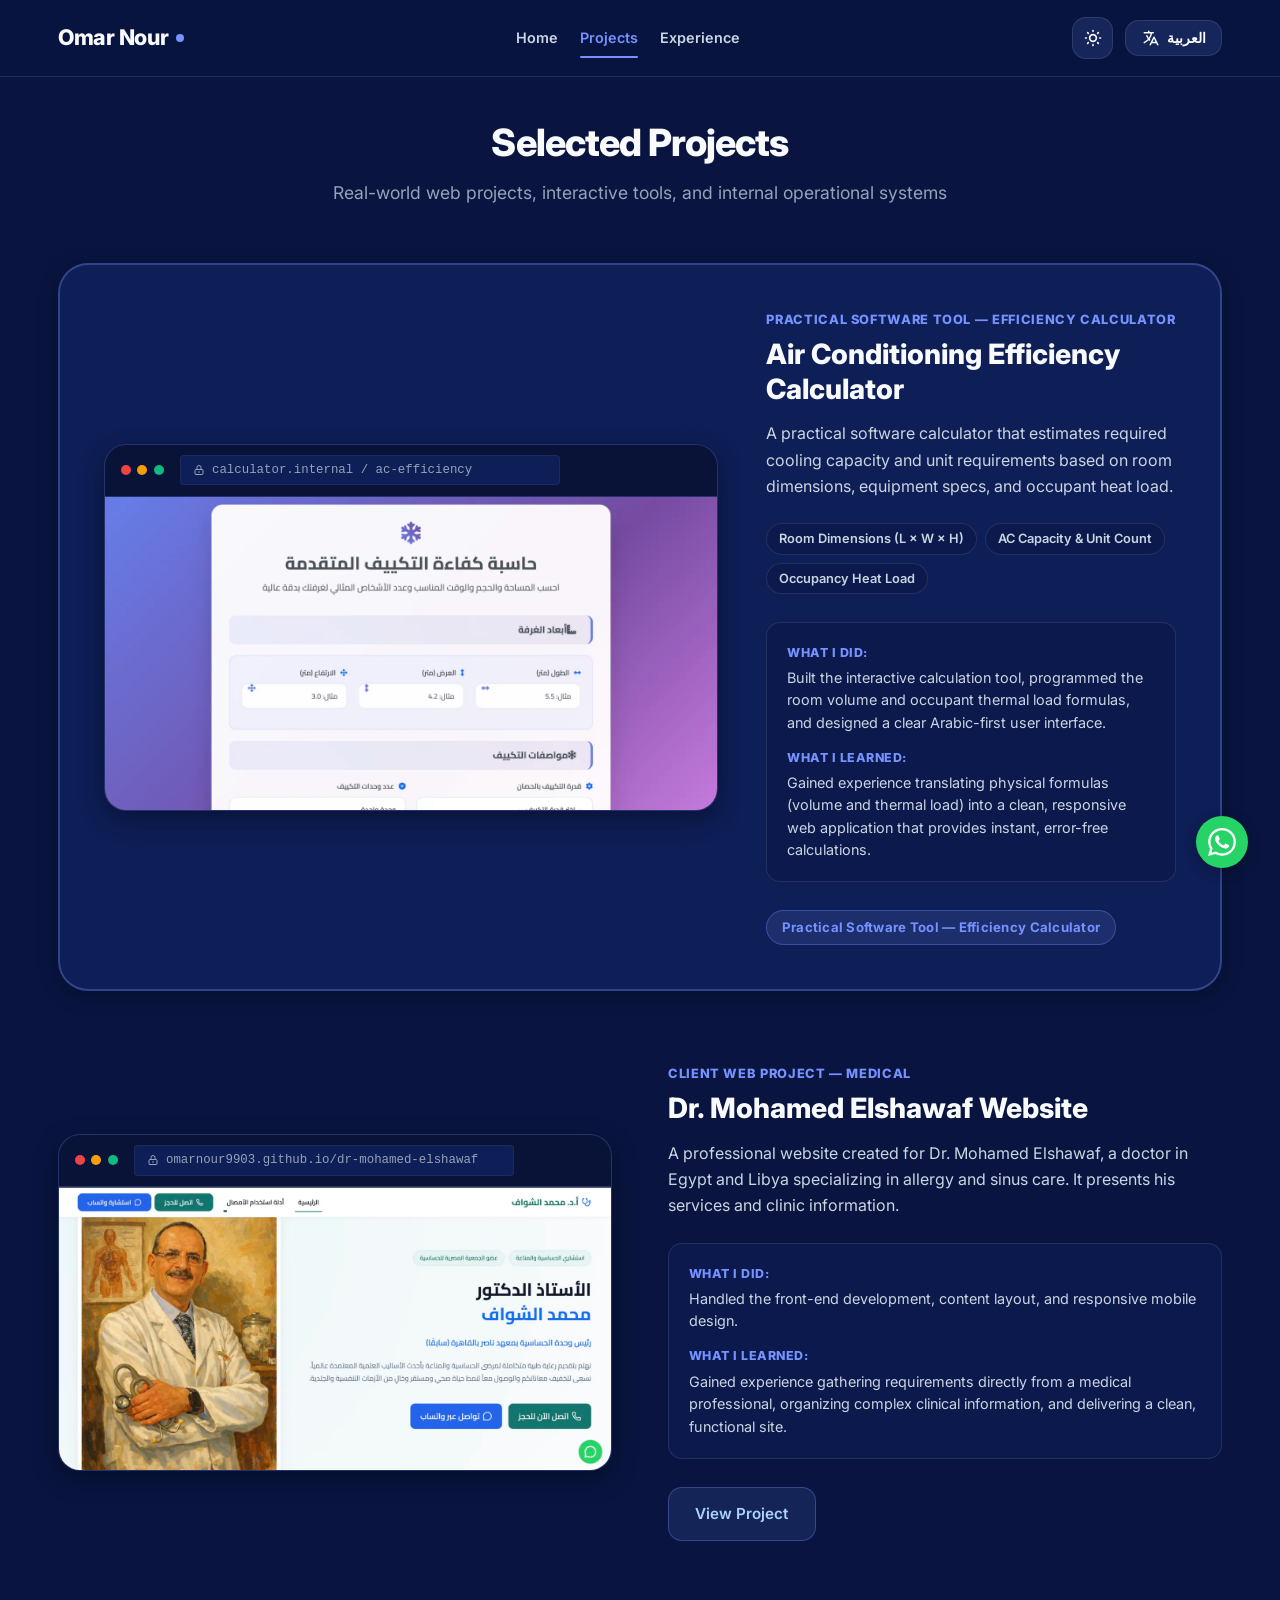
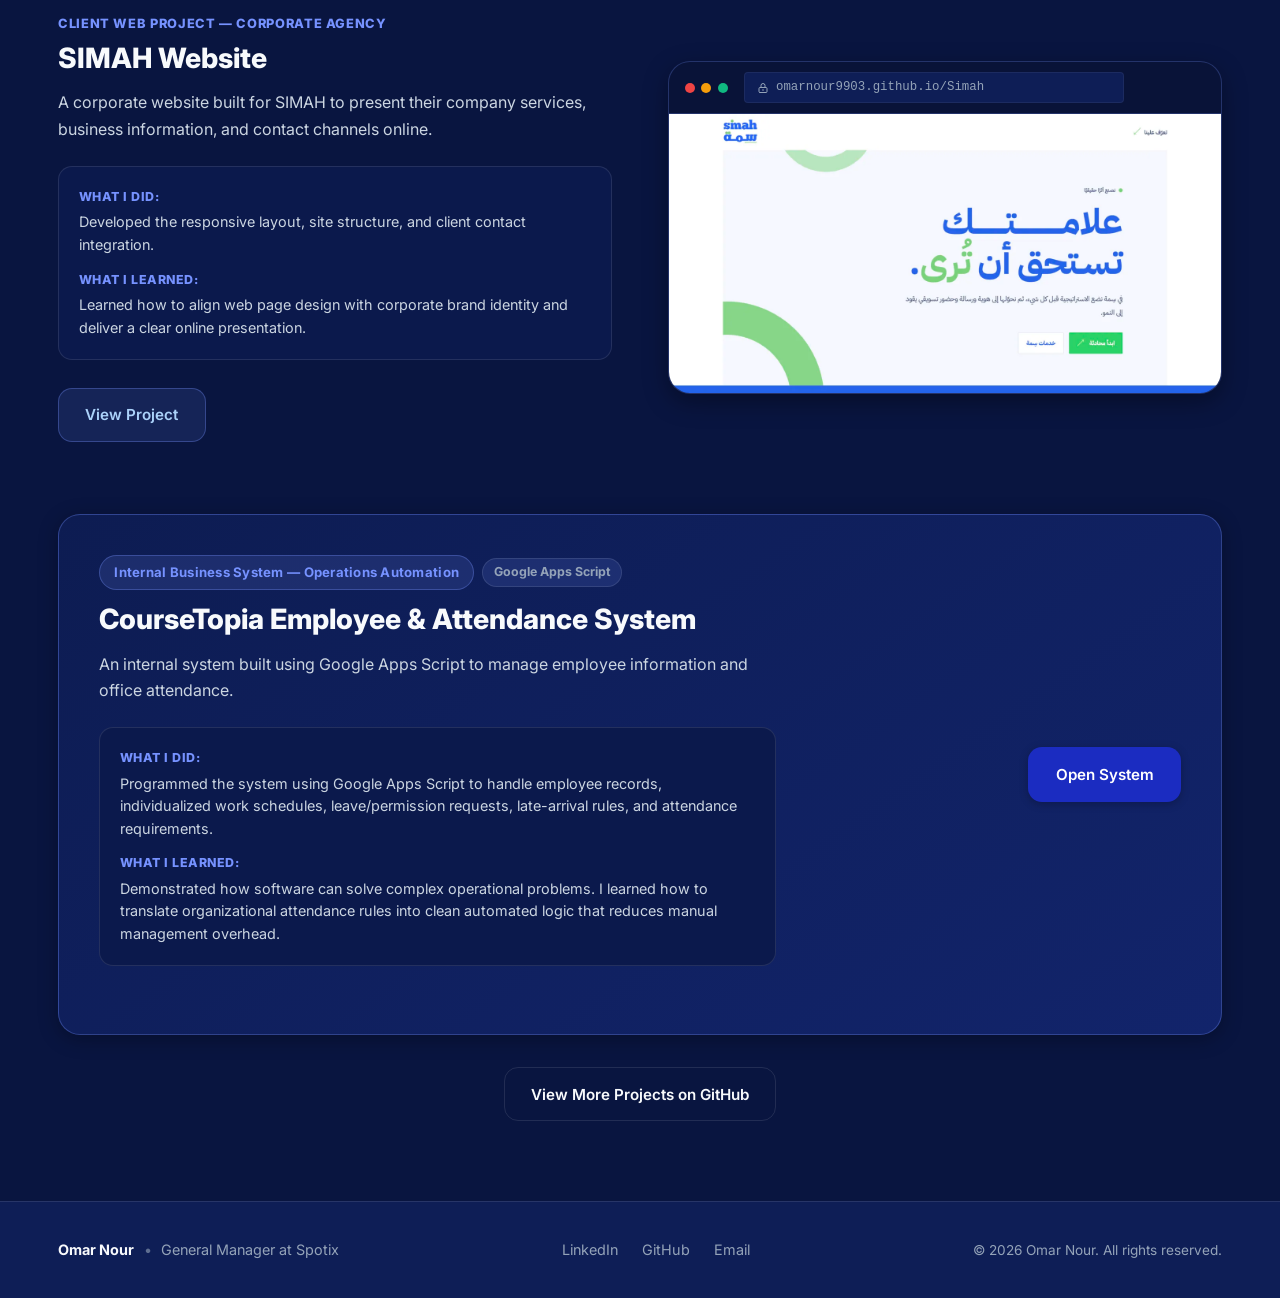
<file: projects.html>
<!DOCTYPE html>
<html lang="en" dir="ltr" data-theme="dark">

<head>
  <meta charset="UTF-8">
  <meta name="viewport" content="width=device-width, initial-scale=1.0">
  <title data-i18n="projectsPageTitle">Projects | Omar Nour</title>
  <meta name="description"
    content="Real-world web projects, interactive tools, and internal operational systems built by Omar Nour.">
  <meta name="keywords"
    content="Omar Nour, Projects, Web Development, Operations Automation, AC Calculator, Medical Website, Corporate Website">
  <meta name="author" content="Omar Nour">

  <!-- Open Graph / Social Media Meta -->
  <meta property="og:type" content="website">
  <meta property="og:title" content="Projects | Omar Nour">
  <meta property="og:description"
    content="Real-world web projects, interactive tools, and internal operational systems built by Omar Nour.">
  <meta property="og:image" content="https://omarnour9903.github.io/omar-nour-portfolio/assets/images/omar-nour.jpg">

  <!-- Favicon -->
  <link rel="icon" type="image/jpeg" href="./assets/images/omar-nour.jpg">

  <!-- Immediate Theme & Direction Init -->
  <script>
    (function () {
      const t = localStorage.getItem("omar_nour_theme") || "dark";
      const l = localStorage.getItem("omar_nour_lang") || "en";
      document.documentElement.setAttribute("data-theme", t);
      document.documentElement.setAttribute("lang", l);
      document.documentElement.setAttribute("dir", l === "ar" ? "rtl" : "ltr");
    })();
  </script>

  <!-- CSS Stylesheet -->
  <link rel="stylesheet" href="./css/styles.css">
</head>

<body>

  <!-- Header & Navigation -->
  <header class="header">
    <div class="container nav-container">
      <a href="index.html" class="logo">
        Omar Nour <span class="logo-dot"></span>
      </a>

      <nav class="nav-menu">
        <a href="index.html" class="nav-link" data-i18n="navHome">Home</a>
        <a href="projects.html" class="nav-link active" data-i18n="navProjects">Projects</a>
        <a href="experience.html" class="nav-link" data-i18n="navExperience">Experience</a>
      </nav>

      <div class="nav-actions">
        <!-- Theme Toggle -->
        <button id="themeToggle" class="icon-btn" aria-label="Toggle Light/Dark Theme">
          <svg id="themeIconSun" width="20" height="20" fill="none" stroke="currentColor" viewBox="0 0 24 24">
            <path stroke-linecap="round" stroke-linejoin="round" stroke-width="2"
              d="M12 3v1m0 16v1m9-9h-1M4 12H3m15.364 6.364l-.707-.707M6.343 6.343l-.707-.707m12.728 0l-.707.707M6.343 17.657l-.707.707M16 12a4 4 0 11-8 0 4 4 0 018 0z" />
          </svg>
          <svg id="themeIconMoon" width="20" height="20" fill="none" stroke="currentColor" viewBox="0 0 24 24"
            style="display: none;">
            <path stroke-linecap="round" stroke-linejoin="round" stroke-width="2"
              d="M20.354 15.354A9 9 0 018.646 3.646 9.003 9.003 0 0012 21a9.003 9.003 0 008.354-5.646z" />
          </svg>
        </button>

        <!-- Language Switcher -->
        <button id="langToggle" class="lang-btn" aria-label="Switch Language">
          <svg width="18" height="18" fill="none" stroke="currentColor" viewBox="0 0 24 24">
            <path stroke-linecap="round" stroke-linejoin="round" stroke-width="2"
              d="M3 5h12M9 3v2m1.048 9.5A18.022 18.022 0 016.412 9m6.088 9h7M11 21l5-10 5 10M12.751 5C11.783 10.77 8.07 15.61 3 18.129" />
          </svg>
          <span id="langLabel">العربية</span>
        </button>

        <!-- Mobile Drawer Menu Toggle -->
        <button id="mobileMenuBtn" class="icon-btn mobile-menu-btn" aria-label="Open Navigation Menu">
          <svg width="22" height="22" fill="none" stroke="currentColor" viewBox="0 0 24 24">
            <path stroke-linecap="round" stroke-linejoin="round" stroke-width="2" d="M4 6h16M4 12h16M4 18h16" />
          </svg>
        </button>
      </div>
    </div>
  </header>

  <!-- Mobile Drawer Menu -->
  <div id="mobileNavDrawer" class="mobile-nav-drawer">
    <div class="mobile-nav-header">
      <a href="index.html" class="logo">Omar Nour <span class="logo-dot"></span></a>
      <button id="closeNavBtn" class="icon-btn" aria-label="Close Menu">
        <svg width="24" height="24" fill="none" stroke="currentColor" viewBox="0 0 24 24">
          <path stroke-linecap="round" stroke-linejoin="round" stroke-width="2" d="M6 18L18 6M6 6l12 12" />
        </svg>
      </button>
    </div>
    <div class="mobile-nav-links">
      <a href="index.html" class="mobile-nav-link" data-i18n="navHome">Home</a>
      <a href="projects.html" class="mobile-nav-link active" data-i18n="navProjects">Projects</a>
      <a href="experience.html" class="mobile-nav-link" data-i18n="navExperience">Experience</a>
    </div>
  </div>

  <!-- Main Content: Projects Showcase -->
  <main>
    <section class="standalone-page-section">
      <div class="container">
        <!-- Short Page Introduction -->
        <div class="section-header">
          <h1 data-i18n="projectsTitle">Selected Projects</h1>
          <p class="section-subtitle" data-i18n="projectsSubtitle">Real-world web projects, interactive tools, and
            internal operational systems</p>
        </div>

        <div class="projects-showcase-flow">
          <!-- 1. Featured Wide Showcase: Air Conditioning Efficiency Calculator -->
          <div class="project-featured-wide">
            <div class="featured-wide-grid">
              <div class="browser-frame">
                <div class="browser-chrome">
                  <div class="browser-dots">
                    <span class="browser-dot dot-red"></span>
                    <span class="browser-dot dot-yellow"></span>
                    <span class="browser-dot dot-green"></span>
                  </div>
                  <div class="browser-address">
                    <span class="browser-lock-icon">
                      <svg width="12" height="12" fill="none" stroke="currentColor" viewBox="0 0 24 24">
                        <path stroke-linecap="round" stroke-linejoin="round" stroke-width="2"
                          d="M12 15v2m-6 4h12a2 2 0 002-2v-6a2 2 0 00-2-2H6a2 2 0 00-2 2v6a2 2 0 002 2zm10-10V7a4 4 0 00-8 0v4h8z" />
                      </svg>
                    </span>
                    <span>calculator.internal / ac-efficiency</span>
                  </div>
                </div>
                <div class="browser-viewport">
                  <img src="assets/images/ac-calculator.webp"
                    alt="Air Conditioning Efficiency Calculator System Screenshot" class="project-screenshot-img"
                    loading="lazy">
                </div>
              </div>

              <div class="featured-wide-content">
                <span class="project-category-tag" data-i18n="projAcCategory">Practical Software Tool — Efficiency
                  Calculator</span>
                <h2 class="project-heading" data-i18n="projAcTitle">Air Conditioning Efficiency Calculator</h2>
                <p class="project-summary-text" data-i18n="projAcDesc">
                  A practical software calculator that estimates required cooling capacity and unit requirements based on
                  room dimensions, equipment specs, and occupant heat load.
                </p>

                <!-- Parameter Tags -->
                <div class="param-chips-group">
                  <span class="param-chip" data-i18n="projAcParam1">Room Dimensions (L × W × H)</span>
                  <span class="param-chip" data-i18n="projAcParam2">AC Capacity & Unit Count</span>
                  <span class="param-chip" data-i18n="projAcParam3">Occupancy Heat Load</span>
                </div>

                <!-- What I Did & What I Learned -->
                <div class="project-insights-box">
                  <div class="insight-row">
                    <span class="insight-label" data-i18n="projAcDidLabel">What I Did:</span>
                    <span class="insight-desc" data-i18n="projAcDid">Built the interactive calculation tool, programmed
                      the room volume and occupant thermal load formulas, and designed a clear Arabic-first user
                      interface.</span>
                  </div>
                  <div class="insight-row">
                    <span class="insight-label" data-i18n="projAcLearnedLabel">What I Learned:</span>
                    <span class="insight-desc" data-i18n="projAcLearned">Gained experience translating physical formulas
                      (volume and thermal load) into a clean, responsive web application that provides instant, error-free
                      calculations.</span>
                  </div>
                </div>

                <div class="project-actions">
                  <span class="badge" data-i18n="projAcCategory">Practical Software Tool</span>
                </div>
              </div>
            </div>
          </div>

          <!-- 2. Alternating Split Showcase: Dr. Mohamed Elshawaf Website -->
          <div class="project-split-row">
            <div class="browser-frame">
              <div class="browser-chrome">
                <div class="browser-dots">
                  <span class="browser-dot dot-red"></span>
                  <span class="browser-dot dot-yellow"></span>
                  <span class="browser-dot dot-green"></span>
                </div>
                <div class="browser-address">
                  <span class="browser-lock-icon">
                    <svg width="12" height="12" fill="none" stroke="currentColor" viewBox="0 0 24 24">
                      <path stroke-linecap="round" stroke-linejoin="round" stroke-width="2"
                        d="M12 15v2m-6 4h12a2 2 0 002-2v-6a2 2 0 00-2-2H6a2 2 0 00-2 2v6a2 2 0 002 2zm10-10V7a4 4 0 00-8 0v4h8z" />
                    </svg>
                  </span>
                  <span>omarnour9903.github.io/dr-mohamed-elshawaf</span>
                </div>
              </div>
              <div class="browser-viewport">
                <img src="assets/images/dr-elshawaf-website.webp" alt="Dr. Mohamed Elshawaf Website Screenshot"
                  class="project-screenshot-img" loading="lazy">
              </div>
            </div>

            <div class="project-split-content">
              <span class="project-category-tag" data-i18n="proj1Category">Client Web Project — Medical</span>
              <h2 class="project-heading" data-i18n="proj1Title">Dr. Mohamed Elshawaf Website</h2>
              <p class="project-summary-text" data-i18n="proj1Desc">
                A professional website created for Dr. Mohamed Elshawaf, a doctor in Egypt and Libya specializing in
                allergy and sinus care. It presents his services and clinic information.
              </p>

              <div class="project-insights-box">
                <div class="insight-row">
                  <span class="insight-label" data-i18n="proj1DidLabel">What I Did:</span>
                  <span class="insight-desc" data-i18n="proj1Did">Handled the front-end development, content layout, and
                    responsive mobile design.</span>
                </div>
                <div class="insight-row">
                  <span class="insight-label" data-i18n="proj1LearnedLabel">What I Learned:</span>
                  <span class="insight-desc" data-i18n="proj1Learned">Gained experience gathering requirements directly
                    from a medical professional, organizing complex clinical information, and delivering a clean,
                    functional site.</span>
                </div>
              </div>

              <div>
                <a href="https://omarnour9903.github.io/dr-mohamed-elshawaf/" target="_blank" rel="noopener noreferrer"
                  class="btn btn-secondary" data-i18n="btnViewProject">View Project</a>
              </div>
            </div>
          </div>

          <!-- 3. Alternating Split Showcase: SIMAH Website -->
          <div class="project-split-row">
            <div class="project-split-content">
              <span class="project-category-tag" data-i18n="proj2Category">Client Web Project — Corporate Agency</span>
              <h2 class="project-heading" data-i18n="proj2Title">SIMAH Website</h2>
              <p class="project-summary-text" data-i18n="proj2Desc">
                A corporate website built for SIMAH to present their company services, business information, and contact
                channels online.
              </p>

              <div class="project-insights-box">
                <div class="insight-row">
                  <span class="insight-label" data-i18n="proj2DidLabel">What I Did:</span>
                  <span class="insight-desc" data-i18n="proj2Did">Developed the responsive layout, site structure, and
                    client contact integration.</span>
                </div>
                <div class="insight-row">
                  <span class="insight-label" data-i18n="proj2LearnedLabel">What I Learned:</span>
                  <span class="insight-desc" data-i18n="proj2Learned">Learned how to align web page design with corporate
                    brand identity and deliver a clear online presentation.</span>
                </div>
              </div>

              <div>
                <a href="https://omarnour9903.github.io/Simah/" target="_blank" rel="noopener noreferrer"
                  class="btn btn-secondary" data-i18n="btnViewProject">View Project</a>
              </div>
            </div>

            <div class="browser-frame">
              <div class="browser-chrome">
                <div class="browser-dots">
                  <span class="browser-dot dot-red"></span>
                  <span class="browser-dot dot-yellow"></span>
                  <span class="browser-dot dot-green"></span>
                </div>
                <div class="browser-address">
                  <span class="browser-lock-icon">
                    <svg width="12" height="12" fill="none" stroke="currentColor" viewBox="0 0 24 24">
                      <path stroke-linecap="round" stroke-linejoin="round" stroke-width="2"
                        d="M12 15v2m-6 4h12a2 2 0 002-2v-6a2 2 0 00-2-2H6a2 2 0 00-2 2v6a2 2 0 002 2zm10-10V7a4 4 0 00-8 0v4h8z" />
                    </svg>
                  </span>
                  <span>omarnour9903.github.io/Simah</span>
                </div>
              </div>
              <div class="browser-viewport">
                <img src="assets/images/simah-website.webp" alt="SIMAH Website Screenshot" class="project-screenshot-img" loading="lazy">
              </div>
            </div>
          </div>

          <!-- 4. Operational Automation Spotlight: CourseTopia Employee & Attendance System -->
          <div class="project-ops-spotlight">
            <div class="ops-spotlight-grid">
              <div class="ops-spotlight-content">
                <div class="ops-spotlight-badges">
                  <span class="badge" data-i18n="proj3Category">Internal Business System — Operations Automation</span>
                  <span class="ops-tech-pill">Google Apps Script</span>
                </div>
                <h2 class="project-heading" data-i18n="proj3Title">CourseTopia Employee & Attendance System</h2>
                <p class="project-summary-text" data-i18n="proj3Desc">
                  An internal system built using Google Apps Script to manage employee information and office attendance.
                </p>

                <div class="project-insights-box">
                  <div class="insight-row">
                    <span class="insight-label" data-i18n="proj3DidLabel">What I Did:</span>
                    <span class="insight-desc" data-i18n="proj3Did">Programmed the system using Google Apps Script to
                      handle employee records, individualized work schedules, leave/permission requests, late-arrival
                      rules, and attendance requirements.</span>
                  </div>
                  <div class="insight-row">
                    <span class="insight-label" data-i18n="proj3LearnedLabel">What I Learned:</span>
                    <span class="insight-desc" data-i18n="proj3Learned">Demonstrated how software can solve complex
                      operational problems. I learned how to translate organizational attendance rules into clean
                      automated logic that reduces manual management overhead.</span>
                  </div>
                </div>
              </div>

              <div class="ops-spotlight-actions">
                <a href="https://script.google.com/macros/s/AKfycbwovE8IGyTdlpzhpuIkjdrCZzoP0ke-QS99x3zXvuuDNsOjUJfPaEjRCOkLHvIaQ-wc/exec"
                  target="_blank" rel="noopener noreferrer" class="btn btn-primary" data-i18n="btnOpenSystem">Open
                  System</a>
              </div>
            </div>
          </div>
        </div>

        <!-- View More on GitHub -->
        <div class="projects-cta-footer">
          <a href="https://github.com/OmarNour9903" target="_blank" rel="noopener noreferrer" class="btn btn-outline"
            data-i18n="btnGitHubMore">
            <svg width="20" height="20" fill="currentColor" viewBox="0 0 24 24">
              <path fill-rule="evenodd" clip-rule="evenodd"
                d="M12 2C6.477 2 2 6.484 2 12.017c0 4.425 2.865 8.18 6.839 9.504.5.092.682-.217.682-.483 0-.237-.008-.868-.013-1.703-2.782.605-3.369-1.343-3.369-1.343-.454-1.158-1.11-1.466-1.11-1.466-.908-.62.069-.608.069-.608 1.003.07 1.53 1.032 1.53 1.032.892 1.53 2.341 1.088 2.91.832.092-.647.35-1.088.636-1.338-2.22-.253-4.555-1.113-4.555-4.951 0-1.093.39-1.988 1.029-2.688-.103-.253-.446-1.272.098-2.65 0 0 .84-.27 2.75 1.026A9.564 9.564 0 0112 6.844c.85.004 1.705.115 2.504.337 1.909-1.296 2.747-1.027 2.747-1.027.546 1.379.202 2.398.1 2.651.64.7 1.028 1.595 1.028 2.688 0 3.848-2.339 4.695-4.566 4.943.359.309.678.92.678 1.855 0 1.338-.012 2.419-.012 2.747 0 .268.18.58.688.482A10.019 10.019 0 0022 12.017C22 6.484 17.522 2 12 2z" />
            </svg>
            <span data-i18n="btnGitHubMore">View More Projects on GitHub</span>
          </a>
        </div>
      </div>
    </section>
  </main>

  <!-- Floating WhatsApp Button -->
  <a href="https://wa.me/201147420383" target="_blank" rel="noopener noreferrer" class="floating-whatsapp-btn"
    aria-label="Chat on WhatsApp" data-i18n-aria="whatsappAria">
    <svg width="28" height="28" viewBox="0 0 24 24" fill="currentColor" aria-hidden="true">
      <path
        d="M.057 24l1.687-6.163c-1.041-1.804-1.588-3.849-1.587-5.946.003-6.556 5.338-11.891 11.893-11.891 3.181.001 6.167 1.24 8.413 3.488 2.245 2.248 3.481 5.236 3.48 8.414-.003 6.557-5.338 11.892-11.893 11.892-1.99-.001-3.951-.5-5.688-1.448l-6.305 1.654zm6.597-3.807c1.676.995 3.276 1.591 5.392 1.592 5.448 0 9.886-4.434 9.889-9.885.002-5.462-4.415-9.89-9.881-9.892-5.452 0-9.887 4.434-9.889 9.884-.001 2.225.651 3.891 1.746 5.634l-.999 3.648 3.742-.981zm11.387-5.464c-.074-.124-.272-.198-.57-.347-.297-.149-1.758-.868-2.031-.967-.272-.099-.47-.149-.669.149-.198.297-.768.967-.941 1.165-.173.198-.347.223-.644.074-.297-.149-1.255-.462-2.39-1.475-.883-.788-1.48-1.761-1.653-2.059-.173-.297-.018-.458.13-.606.134-.133.297-.347.446-.521.151-.172.2-.296.3-.495.099-.198.05-.372-.025-.521-.075-.148-.669-1.611-.916-2.206-.242-.579-.487-.501-.669-.51l-.57-.01c-.198 0-.52.074-.792.372s-1.04 1.016-1.04 2.479 1.065 2.876 1.213 3.074c.149.198 2.095 3.2 5.076 4.487.709.306 1.263.489 1.694.626.712.226 1.36.194 1.872.118.571-.085 1.758-.719 2.006-1.413.248-.695.248-1.29.173-1.414z" />
    </svg>
  </a>

  <!-- Minimal Shared Footer -->
  <footer class="footer">
    <div class="container footer-container">
      <div class="footer-info">
        <span class="footer-name">Omar Nour</span>
        <span class="footer-divider">•</span>
        <span class="footer-role" data-i18n="footerRole">General Manager at Spotix</span>
      </div>
      <div class="footer-links">
        <a href="https://www.linkedin.com/in/omar-a-nour-52382b329/" target="_blank" rel="noopener noreferrer"
          class="footer-link">LinkedIn</a>
        <a href="https://github.com/OmarNour9903" target="_blank" rel="noopener noreferrer"
          class="footer-link">GitHub</a>
        <a href="mailto:omarnour992003@gmail.com" class="footer-link">Email</a>
      </div>
      <p class="footer-copy">&copy; <span id="year">2026</span> <span data-i18n="footerRights">Omar Nour. All rights reserved.</span></p>
    </div>
  </footer>

  <!-- JavaScript Engine -->
  <script src="js/main.js"></script>

</body>

</html>
</file>
<file: css/styles.css>
/* ==========================================================================
   Omar Nour — Personal Professional Portfolio CSS
   Positioning: Operations Manager with a Software Engineering Background,
   building toward Technical Project Management.
   Foundation Color Palette:
     --color-navy: #091540 (Primary Dark Background / Text)
     --color-primary: #1B2CC1 (Deep Cobalt Blue / Primary Button & Accent)
     --color-accent: #7692FF (Accent Sky Blue / Highlights & Focus)
     --color-soft-blue: #ABD2FA (Soft Tint Blue / Tags & Light Accents)
   ========================================================================== */

@import url('https://fonts.googleapis.com/css2?family=Cairo:wght@400;500;600;700;800;900&family=Inter:wght@400;500;600;700;800;900&display=swap');

:root {
  --color-navy: #091540;
  --color-primary: #1B2CC1;
  --color-accent: #7692FF;
  --color-soft-blue: #ABD2FA;
  
  --font-en: 'Inter', -apple-system, BlinkMacSystemFont, 'Segoe UI', Roboto, sans-serif;
  --font-ar: 'Cairo', -apple-system, BlinkMacSystemFont, 'Segoe UI', Roboto, sans-serif;
  
  --transition-fast: 0.2s cubic-bezier(0.4, 0, 0.2, 1);
  --transition-normal: 0.3s cubic-bezier(0.4, 0, 0.2, 1);
  --transition-slow: 0.45s cubic-bezier(0.4, 0, 0.2, 1);
  
  --radius-xs: 4px;
  --radius-sm: 8px;
  --radius-md: 14px;
  --radius-lg: 22px;
  --radius-xl: 30px;
  --radius-pill: 9999px;
  
  --container-max: 1220px;
}

/* --------------------------------------------------------------------------
   Themes: Light vs Dark Foundation
   -------------------------------------------------------------------------- */
[data-theme="light"] {
  --bg-main: #F8FAFC;
  --bg-surface: #FFFFFF;
  --bg-card: #FFFFFF;
  --bg-card-hover: #F1F5F9;
  --bg-nav: rgba(248, 250, 252, 0.92);
  --bg-secondary: #EEF4FF;
  --bg-tertiary: #F1F5F9;
  --bg-badge: rgba(27, 44, 193, 0.08);
  --bg-badge-hover: rgba(27, 44, 193, 0.14);
  --bg-accent-subtle: rgba(118, 146, 255, 0.12);
  
  --text-primary: #091540;
  --text-secondary: #334155;
  --text-muted: #64748B;
  --text-accent: #1B2CC1;
  --text-highlight: #091540;
  
  --border-color: rgba(9, 21, 64, 0.1);
  --border-subtle: rgba(9, 21, 64, 0.06);
  --border-accent: rgba(27, 44, 193, 0.28);
  --border-hover: rgba(27, 44, 193, 0.5);
  
  --shadow-sm: 0 2px 8px rgba(9, 21, 64, 0.04);
  --shadow-md: 0 8px 24px rgba(9, 21, 64, 0.08);
  --shadow-lg: 0 16px 40px rgba(9, 21, 64, 0.11);
  --shadow-card: 0 4px 16px rgba(9, 21, 64, 0.05);
  
  --btn-primary-bg: #1B2CC1;
  --btn-primary-text: #FFFFFF;
  --btn-primary-hover: #091540;
  
  --btn-secondary-bg: rgba(27, 44, 193, 0.08);
  --btn-secondary-text: #1B2CC1;
  --btn-secondary-hover: rgba(27, 44, 193, 0.15);
  
  --browser-bar-bg: #E2E8F0;
  --browser-url-bg: #FFFFFF;
  --browser-border: rgba(9, 21, 64, 0.12);
  
  --timeline-line: rgba(27, 44, 193, 0.22);
  --timeline-dot: #1B2CC1;
  --timeline-learned-bg: #F0F4FF;
  
  --spotix-gradient: linear-gradient(145deg, #FFFFFF 0%, #EEF4FF 100%);
  --era-badge-bg: rgba(27, 44, 193, 0.09);
  --era-badge-text: #1B2CC1;
}

[data-theme="dark"] {
  --bg-main: #091540;
  --bg-surface: #0E1E56;
  --bg-card: #0E1E56;
  --bg-card-hover: #14286E;
  --bg-nav: rgba(9, 21, 64, 0.92);
  --bg-secondary: #0B194C;
  --bg-tertiary: #132463;
  --bg-badge: rgba(118, 146, 255, 0.14);
  --bg-badge-hover: rgba(118, 146, 255, 0.22);
  --bg-accent-subtle: rgba(118, 146, 255, 0.1);
  
  --text-primary: #F8FAFC;
  --text-secondary: #CBD5E1;
  --text-muted: #94A3B8;
  --text-accent: #7692FF;
  --text-highlight: #FFFFFF;
  
  --border-color: rgba(255, 255, 255, 0.1);
  --border-subtle: rgba(255, 255, 255, 0.06);
  --border-accent: rgba(118, 146, 255, 0.32);
  --border-hover: rgba(118, 146, 255, 0.6);
  
  --shadow-sm: 0 2px 8px rgba(0, 0, 0, 0.25);
  --shadow-md: 0 8px 24px rgba(0, 0, 0, 0.35);
  --shadow-lg: 0 16px 40px rgba(0, 0, 0, 0.45);
  --shadow-card: 0 4px 20px rgba(0, 0, 0, 0.3);
  
  --btn-primary-bg: #1B2CC1;
  --btn-primary-text: #FFFFFF;
  --btn-primary-hover: #7692FF;
  
  --btn-secondary-bg: rgba(118, 146, 255, 0.12);
  --btn-secondary-text: #ABD2FA;
  --btn-secondary-hover: rgba(118, 146, 255, 0.22);
  
  --browser-bar-bg: #091338;
  --browser-url-bg: #0E1E56;
  --browser-border: rgba(118, 146, 255, 0.25);
  
  --timeline-line: rgba(118, 146, 255, 0.25);
  --timeline-dot: #7692FF;
  --timeline-learned-bg: rgba(118, 146, 255, 0.1);
  
  --spotix-gradient: linear-gradient(145deg, #0D1C52 0%, #12246B 100%);
  --era-badge-bg: rgba(118, 146, 255, 0.18);
  --era-badge-text: #ABD2FA;
}

/* --------------------------------------------------------------------------
   Reset & Base Styles
   -------------------------------------------------------------------------- */
*, *::before, *::after {
  box-sizing: border-box;
  margin: 0;
  padding: 0;
}

html {
  scroll-behavior: smooth;
  font-size: 16px;
}

html[lang="en"] body {
  font-family: var(--font-en);
}

html[lang="ar"] body {
  font-family: var(--font-ar);
}

body {
  background-color: var(--bg-main);
  color: var(--text-primary);
  line-height: 1.65;
  transition: background-color var(--transition-normal), color var(--transition-normal);
  overflow-x: hidden;
  -webkit-font-smoothing: antialiased;
  -moz-osx-font-smoothing: grayscale;
}

a {
  color: inherit;
  text-decoration: none;
}

ul {
  list-style: none;
}

img {
  max-width: 100%;
  height: auto;
  display: block;
}

.container {
  width: 100%;
  max-width: var(--container-max);
  margin: 0 auto;
  padding: 0 1.75rem;
}

section {
  padding: 6rem 0;
  position: relative;
}

/* Section Header Typography */
.section-header {
  margin-bottom: 3.75rem;
  text-align: center;
}

.section-header h2 {
  font-size: 2.35rem;
  font-weight: 800;
  color: var(--text-primary);
  margin-bottom: 0.75rem;
  letter-spacing: -0.025em;
  line-height: 1.25;
}

.section-subtitle {
  font-size: 1.1rem;
  color: var(--text-muted);
  max-width: 660px;
  margin: 0 auto;
  line-height: 1.6;
}

/* Badges */
.badge {
  display: inline-flex;
  align-items: center;
  gap: 0.4rem;
  padding: 0.35rem 0.9rem;
  background-color: var(--bg-badge);
  color: var(--text-accent);
  font-size: 0.825rem;
  font-weight: 700;
  border-radius: var(--radius-pill);
  border: 1px solid var(--border-accent);
  letter-spacing: 0.02em;
}

.badge-tech {
  background-color: transparent;
  color: var(--text-muted);
  border-color: var(--border-color);
}

/* Buttons */
.btn {
  display: inline-flex;
  align-items: center;
  justify-content: center;
  gap: 0.55rem;
  padding: 0.85rem 1.65rem;
  font-size: 0.95rem;
  font-weight: 600;
  border-radius: var(--radius-md);
  transition: all var(--transition-fast);
  cursor: pointer;
  border: 1px solid transparent;
  white-space: nowrap;
}

.btn-primary {
  background-color: var(--btn-primary-bg);
  color: var(--btn-primary-text);
  box-shadow: var(--shadow-sm);
}

.btn-primary:hover {
  background-color: var(--btn-primary-hover);
  transform: translateY(-2px);
  box-shadow: var(--shadow-md);
}

.btn-secondary {
  background-color: var(--btn-secondary-bg);
  color: var(--btn-secondary-text);
  border-color: var(--border-accent);
}

.btn-secondary:hover {
  background-color: var(--btn-secondary-hover);
  border-color: var(--text-accent);
  transform: translateY(-2px);
}

.btn-outline {
  background-color: transparent;
  color: var(--text-primary);
  border-color: var(--border-color);
}

.btn-outline:hover {
  background-color: var(--bg-badge);
  border-color: var(--border-accent);
  color: var(--text-accent);
  transform: translateY(-2px);
}

/* --------------------------------------------------------------------------
   Header & Navbar
   -------------------------------------------------------------------------- */
.header {
  position: fixed;
  top: 0;
  left: 0;
  width: 100%;
  z-index: 1000;
  background-color: var(--bg-nav);
  backdrop-filter: blur(14px);
  -webkit-backdrop-filter: blur(14px);
  border-bottom: 1px solid var(--border-color);
  transition: background-color var(--transition-normal);
}

.nav-container {
  display: flex;
  align-items: center;
  justify-content: space-between;
  height: 4.75rem;
}

.logo {
  font-size: 1.35rem;
  font-weight: 800;
  color: var(--text-primary);
  display: flex;
  align-items: center;
  gap: 0.5rem;
  letter-spacing: -0.02em;
}

.logo-dot {
  width: 8px;
  height: 8px;
  background-color: var(--color-accent);
  border-radius: 50%;
  display: inline-block;
}

.nav-menu {
  display: flex;
  align-items: center;
  gap: 1.35rem;
}

.nav-link {
  font-size: 0.9rem;
  font-weight: 600;
  color: var(--text-secondary);
  transition: color var(--transition-fast);
  position: relative;
  padding: 0.35rem 0;
}

.nav-link:hover,
.nav-link.active {
  color: var(--text-accent);
}

.nav-link.active::after {
  content: '';
  position: absolute;
  bottom: -3px;
  left: 0;
  width: 100%;
  height: 2px;
  background-color: var(--text-accent);
  border-radius: var(--radius-pill);
}

html[lang="ar"] .nav-link.active::after {
  left: auto;
  right: 0;
}

.nav-actions {
  display: flex;
  align-items: center;
  gap: 0.75rem;
}

.icon-btn {
  display: inline-flex;
  align-items: center;
  justify-content: center;
  width: 2.6rem;
  height: 2.6rem;
  border-radius: var(--radius-md);
  background-color: var(--bg-badge);
  border: 1px solid var(--border-color);
  color: var(--text-primary);
  cursor: pointer;
  transition: all var(--transition-fast);
}

.icon-btn:hover {
  background-color: var(--border-accent);
  color: var(--text-accent);
}

.lang-btn {
  display: inline-flex;
  align-items: center;
  gap: 0.45rem;
  padding: 0.5rem 0.95rem;
  border-radius: var(--radius-md);
  background-color: var(--bg-badge);
  border: 1px solid var(--border-color);
  color: var(--text-primary);
  font-size: 0.85rem;
  font-weight: 700;
  cursor: pointer;
  transition: all var(--transition-fast);
}

.lang-btn:hover {
  border-color: var(--border-accent);
  color: var(--text-accent);
}

.mobile-menu-btn {
  display: none;
}

/* --------------------------------------------------------------------------
   Mobile Drawer Navigation
   -------------------------------------------------------------------------- */
.mobile-nav-drawer {
  position: fixed;
  top: 0;
  left: 0;
  width: 100%;
  height: 100vh;
  background-color: var(--bg-main);
  z-index: 1100;
  display: flex;
  flex-direction: column;
  padding: 2.5rem;
  transform: translateY(-100%);
  transition: transform var(--transition-normal);
  overflow-y: auto;
}

.mobile-nav-drawer.active {
  transform: translateY(0);
}

.mobile-nav-header {
  display: flex;
  align-items: center;
  justify-content: space-between;
  margin-bottom: 2.5rem;
  padding-bottom: 1.5rem;
  border-bottom: 1px solid var(--border-color);
}

.mobile-nav-links {
  display: flex;
  flex-direction: column;
  gap: 1.5rem;
}

.mobile-nav-link {
  font-size: 1.4rem;
  font-weight: 700;
  color: var(--text-primary);
  transition: color var(--transition-fast);
}

.mobile-nav-link:hover,
.mobile-nav-link.active {
  color: var(--text-accent);
}

/* --------------------------------------------------------------------------
   Hero Section
   -------------------------------------------------------------------------- */
.hero-section {
  padding-top: 8rem;
  padding-bottom: 4rem;
  min-height: 88vh;
  display: flex;
  align-items: center;
}

.hero-grid {
  display: grid;
  grid-template-columns: 1.25fr 0.85fr;
  gap: 4rem;
  align-items: center;
}

.hero-content {
  display: flex;
  flex-direction: column;
  align-items: flex-start;
}

/* Live Status Badge */
.hero-status-pill {
  display: inline-flex;
  align-items: center;
  gap: 0.55rem;
  padding: 0.35rem 0.95rem;
  background-color: var(--bg-badge);
  border: 1px solid var(--border-accent);
  border-radius: var(--radius-pill);
  font-size: 0.825rem;
  font-weight: 700;
  color: var(--text-accent);
  margin-bottom: 1.25rem;
}

.status-pulse-dot {
  width: 8px;
  height: 8px;
  border-radius: 50%;
  background-color: #10B981;
  box-shadow: 0 0 0 3px rgba(16, 185, 129, 0.25);
  display: inline-block;
}

.hero-title-group {
  margin-bottom: 0.5rem;
}

.hero-name {
  font-size: 3.5rem;
  font-weight: 900;
  line-height: 1.1;
  color: var(--text-primary);
  letter-spacing: -0.03em;
}

.hero-role-badges {
  display: flex;
  align-items: center;
  flex-wrap: wrap;
  gap: 0.6rem;
  margin-top: 0.75rem;
  margin-bottom: 1.25rem;
}

.hero-role-primary {
  font-size: 1.15rem;
  font-weight: 800;
  color: var(--text-accent);
  background-color: var(--bg-badge);
  padding: 0.3rem 0.9rem;
  border-radius: var(--radius-sm);
  border: 1px solid var(--border-accent);
}

.hero-role-tech {
  font-size: 0.95rem;
  font-weight: 600;
  color: var(--text-muted);
  border: 1px solid var(--border-color);
  padding: 0.3rem 0.85rem;
  border-radius: var(--radius-sm);
}

.hero-headline {
  font-size: 1.7rem;
  font-weight: 700;
  color: var(--text-primary);
  margin-bottom: 1.25rem;
  line-height: 1.35;
  letter-spacing: -0.015em;
}

.hero-paragraph {
  font-size: 1.075rem;
  color: var(--text-secondary);
  margin-bottom: 2.25rem;
  max-width: 620px;
  line-height: 1.75;
}

.hero-ctas {
  display: flex;
  flex-wrap: wrap;
  gap: 1rem;
}

/* Hero Portrait Frame */
.hero-image-wrapper {
  display: flex;
  justify-content: center;
  position: relative;
}

.hero-portrait-card {
  position: relative;
  width: 100%;
  max-width: 390px;
  background-color: var(--bg-card);
  border: 2px solid var(--border-accent);
  border-radius: var(--radius-xl);
  padding: 0.85rem;
  box-shadow: var(--shadow-lg);
  transition: transform var(--transition-normal);
}

.hero-portrait-card:hover {
  transform: translateY(-4px);
}

.hero-portrait-container {
  width: 100%;
  aspect-ratio: 4 / 4.7;
  border-radius: var(--radius-lg);
  overflow: hidden;
  background-color: var(--bg-secondary);
  position: relative;
}

.hero-portrait-img {
  width: 100%;
  height: 100%;
  object-fit: cover;
  object-position: center 15%;
}

.hero-portrait-footer {
  display: flex;
  align-items: center;
  justify-content: space-between;
  padding: 0.85rem 0.75rem 0.35rem;
}

.hero-portrait-meta {
  font-size: 0.85rem;
  font-weight: 700;
  color: var(--text-secondary);
  display: flex;
  align-items: center;
  gap: 0.4rem;
}

.hero-portrait-badge {
  font-size: 0.775rem;
  font-weight: 700;
  color: var(--text-accent);
  background-color: var(--bg-badge);
  padding: 0.2rem 0.65rem;
  border-radius: var(--radius-pill);
  border: 1px solid var(--border-accent);
}

/* Quick Credentials Snapshot Strip Under Hero */
.hero-snapshot-wrapper {
  margin-top: 3.5rem;
  padding-top: 2.25rem;
  border-top: 1px solid var(--border-color);
}

.hero-snapshot-grid {
  display: grid;
  grid-template-columns: repeat(4, 1fr);
  gap: 1.25rem;
}

.snapshot-item {
  background-color: var(--bg-card);
  border: 1px solid var(--border-color);
  border-radius: var(--radius-md);
  padding: 1.15rem 1.25rem;
  transition: all var(--transition-fast);
}

.snapshot-item:hover {
  border-color: var(--border-accent);
  box-shadow: var(--shadow-sm);
}

.snapshot-item.highlight-target {
  border: 1px solid var(--border-accent);
  background-color: var(--bg-secondary);
}

.snapshot-label {
  font-size: 0.75rem;
  font-weight: 700;
  text-transform: uppercase;
  letter-spacing: 0.05em;
  color: var(--text-muted);
  margin-bottom: 0.35rem;
}

.snapshot-val {
  font-size: 0.975rem;
  font-weight: 700;
  color: var(--text-primary);
}

/* --------------------------------------------------------------------------
   About Me Section (Editorial 2-Column Split)
   -------------------------------------------------------------------------- */
.about-section {
  background-color: var(--bg-secondary);
  border-top: 1px solid var(--border-color);
  border-bottom: 1px solid var(--border-color);
}

.about-editorial-grid {
  display: grid;
  grid-template-columns: 1.15fr 0.85fr;
  gap: 3.5rem;
  align-items: start;
}

/* Left Narrative Column */
.about-narrative-col {
  display: flex;
  flex-direction: column;
}

.about-lead-quote {
  font-size: 1.35rem;
  font-weight: 700;
  color: var(--text-primary);
  line-height: 1.6;
  padding-left: 1.5rem;
  border-left: 4px solid var(--color-accent);
  margin-bottom: 2.25rem;
}

html[lang="ar"] .about-lead-quote {
  padding-left: 0;
  padding-right: 1.5rem;
  border-left: none;
  border-right: 4px solid var(--color-accent);
}

.about-story-blocks {
  display: flex;
  flex-direction: column;
  gap: 1.5rem;
}

.story-block {
  display: flex;
  gap: 1.25rem;
}

.story-num {
  font-size: 1.25rem;
  font-weight: 900;
  color: var(--text-accent);
  line-height: 1;
  padding-top: 0.2rem;
  font-feature-settings: "tnum";
}

.story-body h4 {
  font-size: 1.1rem;
  font-weight: 700;
  color: var(--text-primary);
  margin-bottom: 0.4rem;
}

.story-body p {
  font-size: 0.975rem;
  color: var(--text-secondary);
  line-height: 1.7;
}

/* Right Profile Blueprint Column */
.about-blueprint-col {
  position: sticky;
  top: 6.5rem;
}

.blueprint-card {
  background-color: var(--bg-card);
  border: 1px solid var(--border-color);
  border-radius: var(--radius-lg);
  padding: 2.25rem;
  box-shadow: var(--shadow-card);
}

.blueprint-header {
  display: flex;
  align-items: center;
  justify-content: space-between;
  padding-bottom: 1.25rem;
  margin-bottom: 1.5rem;
  border-bottom: 1px solid var(--border-color);
}

.blueprint-title {
  font-size: 0.9rem;
  font-weight: 800;
  text-transform: uppercase;
  letter-spacing: 0.06em;
  color: var(--text-primary);
}

.blueprint-status-indicator {
  display: flex;
  align-items: center;
  gap: 0.4rem;
  font-size: 0.775rem;
  font-weight: 700;
  color: #10B981;
}

.blueprint-rows {
  display: flex;
  flex-direction: column;
  gap: 1.25rem;
}

.blueprint-row {
  display: flex;
  flex-direction: column;
  gap: 0.25rem;
}

.blueprint-row-label {
  font-size: 0.775rem;
  font-weight: 700;
  color: var(--text-muted);
  text-transform: uppercase;
  letter-spacing: 0.04em;
}

.blueprint-row-val {
  font-size: 1rem;
  font-weight: 700;
  color: var(--text-primary);
}

.blueprint-row.highlight-target .blueprint-row-val {
  color: var(--text-accent);
}

.blueprint-footer {
  margin-top: 1.5rem;
  padding-top: 1.25rem;
  border-top: 1px solid var(--border-color);
  display: flex;
  align-items: center;
  justify-content: space-between;
  font-size: 0.85rem;
}

.blueprint-location {
  color: var(--text-secondary);
  font-weight: 600;
}

/* --------------------------------------------------------------------------
   What I Do Section (Architectural Hierarchy: Ops Anchor + 3-Grid)
   -------------------------------------------------------------------------- */
/* Unified Active Skills Wrapper Card */
.what-i-do-unified-card {
  background-color: var(--bg-card);
  border: 1.5px solid var(--border-color);
  border-radius: var(--radius-lg);
  overflow: hidden;
  box-shadow: var(--shadow-card);
}

.what-i-do-unified-header {
  display: flex;
  align-items: center;
  justify-content: space-between;
  padding: 1rem 2rem;
  border-bottom: 1.5px solid var(--border-color);
  background-color: var(--bg-elevated);
}

.what-i-do-unified-title {
  font-size: 0.8rem;
  font-weight: 700;
  text-transform: uppercase;
  letter-spacing: 0.08em;
  color: var(--text-muted);
}

.what-i-do-layout {
  padding: 2.5rem;
  display: flex;
  flex-direction: column;
  gap: 2.5rem;
}


/* Primary Operations Anchor Card */
.ops-primary-anchor {
  background-color: var(--bg-card);
  border: 2px solid var(--border-accent);
  border-radius: var(--radius-lg);
  padding: 3rem;
  box-shadow: var(--shadow-card);
  position: relative;
  overflow: hidden;
}

.ops-anchor-header {
  display: flex;
  align-items: flex-start;
  justify-content: space-between;
  flex-wrap: wrap;
  gap: 1rem;
  margin-bottom: 1.25rem;
}

.ops-anchor-title-group h3 {
  font-size: 1.85rem;
  font-weight: 800;
  color: var(--text-primary);
  margin-top: 0.4rem;
}

.ops-anchor-desc {
  font-size: 1.075rem;
  color: var(--text-secondary);
  max-width: 800px;
  line-height: 1.7;
  margin-bottom: 2rem;
}

.ops-capabilities-grid {
  display: grid;
  grid-template-columns: repeat(auto-fit, minmax(260px, 1fr));
  gap: 1.15rem;
}

.capability-item {
  display: flex;
  align-items: center;
  gap: 0.75rem;
  background-color: var(--bg-secondary);
  border: 1px solid var(--border-color);
  padding: 1rem 1.15rem;
  border-radius: var(--radius-md);
  font-size: 0.95rem;
  font-weight: 600;
  color: var(--text-primary);
  transition: all var(--transition-fast);
}

.capability-item:hover {
  border-color: var(--border-accent);
  transform: translateY(-2px);
}

.capability-dot {
  width: 8px;
  height: 8px;
  border-radius: 50%;
  background-color: var(--color-accent);
  flex-shrink: 0;
}

/* Supporting 2 Pillars Grid */
.supporting-pillars-grid {
  display: grid;
  grid-template-columns: repeat(2, 1fr);
  gap: 2rem;
}

.supporting-pillar-card {
  background-color: var(--bg-card);
  border: 1px solid var(--border-color);
  border-radius: var(--radius-md);
  padding: 2.25rem 1.85rem;
  display: flex;
  flex-direction: column;
  transition: all var(--transition-fast);
}

.supporting-pillar-card:hover {
  border-color: var(--border-accent);
  transform: translateY(-3px);
  box-shadow: var(--shadow-sm);
}

.supporting-pillar-header {
  margin-bottom: 1.25rem;
}

.supporting-pillar-card h4 {
  font-size: 1.25rem;
  font-weight: 700;
  color: var(--text-primary);
  margin-top: 0.5rem;
}

.supporting-pillar-card p {
  font-size: 0.925rem;
  color: var(--text-muted);
  line-height: 1.6;
  margin-bottom: 1.5rem;
}

.supporting-pillar-list {
  display: flex;
  flex-direction: column;
  gap: 0.65rem;
  margin-top: auto;
}

.supporting-item {
  display: flex;
  align-items: baseline;
  gap: 0.55rem;
  font-size: 0.885rem;
  color: var(--text-secondary);
  line-height: 1.5;
}

.supporting-item-bullet {
  color: var(--text-accent);
  font-weight: 700;
  font-size: 0.85rem;
  flex-shrink: 0;
}

/* --------------------------------------------------------------------------
   Spotix Case Study Section (Executive Deep-Dive)
   -------------------------------------------------------------------------- */
.spotix-section {
  background-color: var(--bg-secondary);
  border-top: 1px solid var(--border-color);
  border-bottom: 1px solid var(--border-color);
}

.spotix-executive-card {
  background: var(--spotix-gradient);
  border: 2px solid var(--border-accent);
  border-radius: var(--radius-xl);
  padding: 3.5rem;
  box-shadow: var(--shadow-lg);
}

.spotix-top-header {
  display: flex;
  flex-direction: column;
  gap: 0.75rem;
  padding-bottom: 2rem;
  border-bottom: 1px solid var(--border-color);
  margin-bottom: 2.5rem;
}

.spotix-meta-row {
  display: flex;
  align-items: center;
  justify-content: space-between;
  flex-wrap: wrap;
  gap: 1rem;
}

.spotix-period-pill {
  font-size: 0.85rem;
  font-weight: 700;
  color: var(--text-accent);
  background-color: var(--bg-badge);
  padding: 0.3rem 0.9rem;
  border-radius: var(--radius-pill);
  border: 1px solid var(--border-accent);
}

.spotix-top-header h3 {
  font-size: 2.3rem;
  font-weight: 900;
  color: var(--text-primary);
  letter-spacing: -0.02em;
}

.spotix-executive-summary {
  font-size: 1.15rem;
  font-weight: 600;
  color: var(--text-secondary);
  line-height: 1.6;
  max-width: 840px;
}

/* Spotix 4 Department Clusters Matrix */
.spotix-clusters-wrapper {
  margin-bottom: 3rem;
}

.spotix-clusters-title {
  font-size: 1.15rem;
  font-weight: 800;
  color: var(--text-primary);
  margin-bottom: 1.25rem;
  display: flex;
  align-items: center;
  gap: 0.5rem;
}

.spotix-clusters-grid {
  display: grid;
  grid-template-columns: repeat(4, 1fr);
  gap: 1.25rem;
}

.cluster-card {
  background-color: var(--bg-card);
  border: 1px solid var(--border-color);
  border-radius: var(--radius-md);
  padding: 1.5rem 1.25rem;
  transition: all var(--transition-fast);
}

.cluster-card:hover {
  border-color: var(--border-accent);
  transform: translateY(-2px);
}

.cluster-card h5 {
  font-size: 1rem;
  font-weight: 700;
  color: var(--text-primary);
  margin-bottom: 0.5rem;
}

.cluster-card p {
  font-size: 0.85rem;
  color: var(--text-muted);
  line-height: 1.5;
}

/* Spotix Problem-Solving Protocol (4 Steps) */
.spotix-protocol-wrapper {
  margin-bottom: 3rem;
  padding: 2.25rem;
  background-color: var(--bg-card);
  border: 1px solid var(--border-color);
  border-radius: var(--radius-lg);
}

.spotix-protocol-title {
  font-size: 1.2rem;
  font-weight: 800;
  color: var(--text-primary);
  margin-bottom: 1.75rem;
}

.protocol-steps-grid {
  display: grid;
  grid-template-columns: repeat(4, 1fr);
  gap: 1.5rem;
}

.protocol-step {
  position: relative;
  display: flex;
  flex-direction: column;
}

.protocol-step-num {
  font-size: 1.4rem;
  font-weight: 900;
  color: var(--text-accent);
  margin-bottom: 0.4rem;
  font-feature-settings: "tnum";
}

.protocol-step h6 {
  font-size: 0.975rem;
  font-weight: 700;
  color: var(--text-primary);
  margin-bottom: 0.35rem;
}

.protocol-step p {
  font-size: 0.85rem;
  color: var(--text-secondary);
  line-height: 1.55;
}

/* Spotix Key Impacts */
.spotix-impacts-wrapper h4 {
  font-size: 1.2rem;
  font-weight: 800;
  color: var(--text-primary);
  margin-bottom: 1.25rem;
}

.spotix-impacts-list {
  display: grid;
  grid-template-columns: 1fr 1fr;
  gap: 1rem;
}

.impact-item {
  display: flex;
  align-items: flex-start;
  gap: 0.75rem;
  background-color: var(--bg-card);
  border: 1px solid var(--border-color);
  padding: 1rem 1.25rem;
  border-radius: var(--radius-md);
  font-size: 0.95rem;
  font-weight: 600;
  color: var(--text-primary);
}

.impact-item svg {
  color: var(--text-accent);
  flex-shrink: 0;
  margin-top: 0.2rem;
}

/* --------------------------------------------------------------------------
   Selected Projects Section (The Visual Showpiece!)
   -------------------------------------------------------------------------- */
.projects-showcase-flow {
  display: flex;
  flex-direction: column;
  gap: 4.5rem;
}

/* Browser Frame Component */
.browser-frame {
  background-color: var(--browser-bar-bg);
  border: 1px solid var(--browser-border);
  border-radius: var(--radius-lg);
  overflow: hidden;
  box-shadow: var(--shadow-md);
  transition: all var(--transition-normal);
}

.browser-frame:hover {
  border-color: var(--border-hover);
  box-shadow: var(--shadow-lg);
  transform: translateY(-3px);
}

.browser-chrome {
  display: flex;
  align-items: center;
  padding: 0.65rem 1rem;
  gap: 1rem;
  border-bottom: 1px solid var(--browser-border);
}

.browser-dots {
  display: flex;
  align-items: center;
  gap: 0.4rem;
}

.browser-dot {
  width: 10px;
  height: 10px;
  border-radius: 50%;
  display: inline-block;
}

.dot-red { background-color: #EF4444; }
.dot-yellow { background-color: #F59E0B; }
.dot-green { background-color: #10B981; }

.browser-address {
  flex-grow: 1;
  background-color: var(--browser-url-bg);
  border: 1px solid var(--border-subtle);
  border-radius: var(--radius-xs);
  padding: 0.25rem 0.75rem;
  font-size: 0.775rem;
  font-family: monospace;
  color: var(--text-muted);
  display: flex;
  align-items: center;
  gap: 0.45rem;
  max-width: 380px;
}

.browser-lock-icon {
  color: var(--text-muted);
  display: flex;
  align-items: center;
}

.browser-viewport {
  width: 100%;
  position: relative;
  background-color: var(--bg-card);
  overflow: hidden;
}

.project-screenshot-img {
  width: 100%;
  height: auto;
  display: block;
  object-fit: cover;
  transition: transform var(--transition-slow);
}

.browser-frame:hover .project-screenshot-img {
  transform: scale(1.015);
}

/* Project 1: Featured Wide Showcase (AC Calculator) */
.project-featured-wide {
  background-color: var(--bg-card);
  border: 2px solid var(--border-accent);
  border-radius: var(--radius-xl);
  padding: 2.75rem;
  box-shadow: var(--shadow-card);
}

.featured-wide-grid {
  display: grid;
  grid-template-columns: 1.2fr 0.8fr;
  gap: 3rem;
  align-items: center;
}

.featured-wide-content {
  display: flex;
  flex-direction: column;
}

.project-category-tag {
  font-size: 0.8rem;
  font-weight: 800;
  text-transform: uppercase;
  letter-spacing: 0.05em;
  color: var(--text-accent);
  margin-bottom: 0.4rem;
}

.project-heading {
  font-size: 1.75rem;
  font-weight: 800;
  color: var(--text-primary);
  margin-bottom: 0.85rem;
  line-height: 1.25;
}

.project-summary-text {
  font-size: 1rem;
  color: var(--text-secondary);
  line-height: 1.65;
  margin-bottom: 1.5rem;
}

/* Parameter Chips (for AC calculator) */
.param-chips-group {
  display: flex;
  flex-wrap: wrap;
  gap: 0.5rem;
  margin-bottom: 1.75rem;
}

.param-chip {
  font-size: 0.8rem;
  font-weight: 600;
  color: var(--text-secondary);
  background-color: var(--bg-secondary);
  border: 1px solid var(--border-color);
  padding: 0.25rem 0.75rem;
  border-radius: var(--radius-pill);
}

/* Did & Learned Structured Rows */
.project-insights-box {
  display: flex;
  flex-direction: column;
  gap: 0.85rem;
  margin-bottom: 1.75rem;
  padding: 1.25rem;
  background-color: var(--bg-secondary);
  border: 1px solid var(--border-color);
  border-radius: var(--radius-md);
}

.insight-row {
  display: flex;
  flex-direction: column;
  gap: 0.25rem;
}

.insight-label {
  font-size: 0.775rem;
  font-weight: 800;
  text-transform: uppercase;
  color: var(--text-accent);
  letter-spacing: 0.04em;
}

.insight-desc {
  font-size: 0.9rem;
  color: var(--text-secondary);
  line-height: 1.55;
}

/* Projects 2 & 3: Alternating 2-Column Showcase */
.project-split-row {
  display: grid;
  grid-template-columns: 1fr 1fr;
  gap: 3.5rem;
  align-items: center;
}

.project-split-row.reversed {
  direction: ltr; /* Handled via grid-template-areas or column reorder */
}

.project-split-content {
  display: flex;
  flex-direction: column;
}

/* Project 4: CourseTopia Operational Automation Spotlight */
.project-ops-spotlight {
  background: var(--spotix-gradient);
  border: 1px solid var(--border-accent);
  border-radius: var(--radius-lg);
  padding: 2.5rem;
  box-shadow: var(--shadow-card);
}

.ops-spotlight-grid {
  display: grid;
  grid-template-columns: 1.3fr 0.7fr;
  gap: 2.5rem;
  align-items: center;
}

.ops-spotlight-badges {
  display: flex;
  align-items: center;
  gap: 0.5rem;
  margin-bottom: 0.75rem;
}

.ops-tech-pill {
  font-size: 0.775rem;
  font-weight: 700;
  color: var(--text-muted);
  background-color: var(--bg-badge);
  padding: 0.2rem 0.65rem;
  border-radius: var(--radius-pill);
  border: 1px solid var(--border-color);
}

.ops-spotlight-actions {
  display: flex;
  flex-direction: column;
  align-items: flex-end;
  justify-content: center;
}

html[lang="ar"] .ops-spotlight-actions {
  align-items: flex-start;
}

.projects-cta-footer {
  text-align: center;
  margin-top: 2rem;
}

/* --------------------------------------------------------------------------
   Career Experience Timeline (3 Era Chapters + Zero Hidden Content)
   -------------------------------------------------------------------------- */
.experience-eras-wrapper {
  display: flex;
  flex-direction: column;
  gap: 3.5rem;
  max-width: 980px;
  margin: 0 auto;
}

.exp-era {
  position: relative;
}

.era-header {
  margin-bottom: 1.75rem;
  padding-bottom: 0.75rem;
  border-bottom: 2px solid var(--border-accent);
  display: flex;
  align-items: baseline;
  justify-content: space-between;
  flex-wrap: wrap;
  gap: 0.75rem;
}

.era-title {
  font-size: 1.35rem;
  font-weight: 800;
  color: var(--text-primary);
  display: flex;
  align-items: center;
  gap: 0.65rem;
}

.era-subtitle {
  font-size: 0.875rem;
  color: var(--text-muted);
  font-weight: 500;
}

/* Timeline Container */
.era-timeline {
  position: relative;
  padding-left: 2rem;
}

html[lang="ar"] .era-timeline {
  padding-left: 0;
  padding-right: 2rem;
}

.era-timeline::before {
  content: '';
  position: absolute;
  top: 0.5rem;
  bottom: 0.5rem;
  left: 0.45rem;
  width: 2px;
  background-color: var(--timeline-line);
}

html[lang="ar"] .era-timeline::before {
  left: auto;
  right: 0.45rem;
}

.timeline-entry {
  position: relative;
  margin-bottom: 2rem;
}

.timeline-entry:last-child {
  margin-bottom: 0;
}

.timeline-marker {
  position: absolute;
  left: -2rem;
  top: 0.5rem;
  width: 14px;
  height: 14px;
  border-radius: 50%;
  background-color: var(--bg-main);
  border: 3px solid var(--timeline-dot);
  z-index: 5;
  transition: all var(--transition-fast);
}

html[lang="ar"] .timeline-marker {
  left: auto;
  right: -2rem;
}

.timeline-entry:hover .timeline-marker {
  background-color: var(--timeline-dot);
  box-shadow: 0 0 10px var(--timeline-dot);
}

/* Timeline Card */
.timeline-ledger-card {
  background-color: var(--bg-card);
  border: 1px solid var(--border-color);
  border-radius: var(--radius-md);
  padding: 1.75rem 1.85rem;
  transition: all var(--transition-fast);
}

.timeline-entry:hover .timeline-ledger-card {
  border-color: var(--border-accent);
  box-shadow: var(--shadow-sm);
  transform: translateY(-2px);
}

.timeline-top-row {
  display: flex;
  align-items: baseline;
  justify-content: space-between;
  flex-wrap: wrap;
  gap: 0.5rem;
  margin-bottom: 0.35rem;
}

.timeline-role-title {
  font-size: 1.25rem;
  font-weight: 800;
  color: var(--text-primary);
}

.timeline-date-pill {
  font-size: 0.8rem;
  font-weight: 700;
  color: var(--text-muted);
  background-color: var(--bg-badge);
  padding: 0.2rem 0.7rem;
  border-radius: var(--radius-pill);
}

.timeline-company-name {
  font-size: 0.95rem;
  font-weight: 700;
  color: var(--text-accent);
  margin-bottom: 1.15rem;
}

.timeline-did-text {
  font-size: 0.95rem;
  color: var(--text-secondary);
  line-height: 1.65;
  margin-bottom: 1rem;
}

.timeline-did-label {
  font-size: 0.775rem;
  font-weight: 800;
  text-transform: uppercase;
  color: var(--text-muted);
  letter-spacing: 0.04em;
  margin-bottom: 0.2rem;
}

.timeline-learned-callout {
  background-color: var(--timeline-learned-bg);
  border-left: 3px solid var(--color-accent);
  padding: 0.75rem 1rem;
  border-radius: 0 var(--radius-sm) var(--radius-sm) 0;
}

html[lang="ar"] .timeline-learned-callout {
  border-left: none;
  border-right: 3px solid var(--color-accent);
  border-radius: var(--radius-sm) 0 0 var(--radius-sm);
}

.timeline-learned-label {
  font-size: 0.775rem;
  font-weight: 800;
  text-transform: uppercase;
  color: var(--text-accent);
  letter-spacing: 0.04em;
  margin-bottom: 0.2rem;
}

.timeline-learned-text {
  font-size: 0.925rem;
  color: var(--text-secondary);
  line-height: 1.55;
  font-style: normal;
}

/* --------------------------------------------------------------------------
   Career Direction Section (3-Step Trajectory Flow)
   -------------------------------------------------------------------------- */
.direction-trajectory-flow {
  display: grid;
  grid-template-columns: repeat(3, 1fr);
  gap: 2rem;
  position: relative;
  margin-top: 2rem;
}

.trajectory-step-card {
  background-color: var(--bg-card);
  border: 1px solid var(--border-color);
  border-radius: var(--radius-lg);
  padding: 2.25rem 2rem;
  display: flex;
  flex-direction: column;
  position: relative;
  transition: all var(--transition-fast);
}

.trajectory-step-card:hover {
  border-color: var(--border-accent);
  transform: translateY(-4px);
  box-shadow: var(--shadow-sm);
}

.trajectory-step-card.target-destination {
  border: 2px solid var(--border-accent);
  background-color: var(--bg-secondary);
}

.trajectory-step-num {
  font-size: 2rem;
  font-weight: 900;
  color: var(--text-accent);
  line-height: 1;
  margin-bottom: 0.75rem;
  opacity: 0.85;
}

.trajectory-tag {
  font-size: 0.775rem;
  font-weight: 800;
  text-transform: uppercase;
  letter-spacing: 0.05em;
  color: var(--text-accent);
  margin-bottom: 0.5rem;
}

.trajectory-step-card h3 {
  font-size: 1.35rem;
  font-weight: 800;
  color: var(--text-primary);
  margin-bottom: 0.85rem;
}

.trajectory-step-card p {
  font-size: 0.95rem;
  color: var(--text-secondary);
  line-height: 1.65;
}

/* --------------------------------------------------------------------------
   Education & Professional Training Section
   -------------------------------------------------------------------------- */
.edu-credentials-grid {
  display: grid;
  grid-template-columns: repeat(auto-fit, minmax(260px, 1fr));
  gap: 1.75rem;
}

.edu-credential-card {
  background-color: var(--bg-card);
  border: 1px solid var(--border-color);
  border-radius: var(--radius-md);
  padding: 2rem;
  text-align: center;
  transition: all var(--transition-fast);
  display: flex;
  flex-direction: column;
  align-items: center;
}

.edu-credential-card:hover {
  border-color: var(--border-accent);
  transform: translateY(-2px);
  box-shadow: var(--shadow-sm);
}

.edu-icon-circle {
  width: 3.25rem;
  height: 3.25rem;
  background-color: var(--bg-badge);
  color: var(--text-accent);
  border-radius: 50%;
  display: flex;
  align-items: center;
  justify-content: center;
  margin-bottom: 1.25rem;
}

.edu-credential-card h3 {
  font-size: 1.15rem;
  font-weight: 700;
  color: var(--text-primary);
  margin-bottom: 0.35rem;
}

.edu-inst-name {
  font-size: 0.9rem;
  color: var(--text-muted);
  margin-bottom: 0.85rem;
}

.edu-status-badge {
  font-size: 0.775rem;
  font-weight: 800;
  color: var(--text-accent);
  background-color: var(--bg-badge);
  padding: 0.25rem 0.75rem;
  border-radius: var(--radius-pill);
  text-transform: uppercase;
  letter-spacing: 0.04em;
  margin-top: auto;
}

/* --------------------------------------------------------------------------
   Contact Section
   -------------------------------------------------------------------------- */
.contact-section-grid {
  display: grid;
  grid-template-columns: repeat(3, 1fr);
  gap: 2rem;
  max-width: 1000px;
  margin: 0 auto;
}

.contact-channel-card {
  background-color: var(--bg-card);
  border: 1px solid var(--border-color);
  border-radius: var(--radius-lg);
  padding: 2.25rem 1.75rem;
  display: flex;
  flex-direction: column;
  align-items: center;
  text-align: center;
  transition: all var(--transition-fast);
}

.contact-channel-card:hover {
  border-color: var(--border-accent);
  transform: translateY(-3px);
  box-shadow: var(--shadow-md);
}

.contact-icon-bubble {
  width: 3.5rem;
  height: 3.5rem;
  background-color: var(--bg-badge);
  border: 1px solid var(--border-accent);
  color: var(--text-accent);
  border-radius: 50%;
  display: flex;
  align-items: center;
  justify-content: center;
  margin-bottom: 1.25rem;
}

.contact-header-label {
  font-size: 0.8rem;
  font-weight: 800;
  color: var(--text-muted);
  text-transform: uppercase;
  letter-spacing: 0.05em;
  margin-bottom: 0.5rem;
}

.contact-main-val {
  font-size: 1.05rem;
  font-weight: 700;
  color: var(--text-primary);
  margin-bottom: 1.25rem;
  word-break: break-all;
}

.contact-actions-row {
  display: flex;
  gap: 0.65rem;
  flex-wrap: wrap;
  justify-content: center;
  margin-top: auto;
}

.contact-action-btn {
  display: inline-flex;
  align-items: center;
  gap: 0.35rem;
  padding: 0.45rem 0.95rem;
  background-color: var(--bg-badge);
  border: 1px solid var(--border-color);
  border-radius: var(--radius-md);
  font-size: 0.85rem;
  font-weight: 600;
  color: var(--text-primary);
  transition: all var(--transition-fast);
}

.contact-action-btn:hover {
  border-color: var(--border-accent);
  color: var(--text-accent);
  transform: translateY(-2px);
}

/* --------------------------------------------------------------------------
   Standalone Page Section (Projects & Experience)
   -------------------------------------------------------------------------- */
.standalone-page-section {
  padding-top: 7.5rem;
  padding-bottom: 5rem;
  min-height: calc(100vh - 120px);
}

.standalone-page-section .section-header {
  margin-bottom: 3.5rem;
}

.standalone-page-section .section-header h1 {
  font-size: 2.35rem;
  font-weight: 800;
  color: var(--text-primary);
  margin-bottom: 0.75rem;
  letter-spacing: -0.025em;
  line-height: 1.25;
}

/* --------------------------------------------------------------------------
   Floating WhatsApp Button
   -------------------------------------------------------------------------- */
.floating-whatsapp-btn {
  position: fixed;
  bottom: 2rem;
  right: 2rem;
  z-index: 990;
  width: 52px;
  height: 52px;
  border-radius: 50%;
  background-color: #25D366;
  color: #ffffff;
  display: flex;
  align-items: center;
  justify-content: center;
  box-shadow: 0 4px 14px rgba(0, 0, 0, 0.25);
  transition: transform var(--transition-fast), box-shadow var(--transition-fast);
  text-decoration: none;
}

.floating-whatsapp-btn:hover {
  transform: translateY(-3px);
  box-shadow: 0 6px 20px rgba(37, 211, 102, 0.4);
  color: #ffffff;
}

.floating-whatsapp-btn:focus-visible {
  outline: 2px solid var(--color-accent);
  outline-offset: 3px;
}

html[lang="ar"] .floating-whatsapp-btn {
  right: auto;
  left: 2rem;
}

/* --------------------------------------------------------------------------
   Minimal Shared Footer
   -------------------------------------------------------------------------- */
.footer {
  background-color: var(--bg-card);
  border-top: 1px solid var(--border-color);
  padding: 2.25rem 0;
  font-size: 0.9rem;
  color: var(--text-muted);
}

.footer-container {
  display: flex;
  align-items: center;
  justify-content: space-between;
  flex-wrap: wrap;
  gap: 1.25rem;
}

.footer-info {
  display: flex;
  align-items: center;
  gap: 0.6rem;
}

.footer-name {
  font-weight: 700;
  color: var(--text-primary);
}

.footer-divider {
  color: var(--text-muted);
  opacity: 0.6;
}

.footer-role {
  color: var(--text-muted);
}

.footer-links {
  display: flex;
  align-items: center;
  gap: 1.5rem;
}

.footer-link {
  color: var(--text-muted);
  transition: color var(--transition-fast);
  text-decoration: none;
}

.footer-link:hover {
  color: var(--text-accent);
}

.footer-copy {
  margin: 0;
  font-size: 0.85rem;
}

/* --------------------------------------------------------------------------
   Responsive Breakpoints
   -------------------------------------------------------------------------- */
@media (max-width: 1100px) {
  .hero-grid {
    grid-template-columns: 1.15fr 0.85fr;
    gap: 2.5rem;
  }
  
  .hero-snapshot-grid {
    grid-template-columns: repeat(2, 1fr);
  }
  
  .spotix-clusters-grid {
    grid-template-columns: repeat(2, 1fr);
  }
  
  .protocol-steps-grid {
    grid-template-columns: repeat(2, 1fr);
  }
  
  .direction-trajectory-flow {
    grid-template-columns: 1fr;
  }
}

@media (max-width: 900px) {
  .hero-grid {
    grid-template-columns: 1fr;
    gap: 3.5rem;
    text-align: center;
  }
  
  .hero-content {
    align-items: center;
  }
  
  .hero-role-badges {
    justify-content: center;
  }
  
  .hero-ctas {
    justify-content: center;
  }
  
  .about-editorial-grid {
    grid-template-columns: 1fr;
    gap: 3rem;
  }
  
  .about-blueprint-col {
    position: static;
  }
  
  .featured-wide-grid {
    grid-template-columns: 1fr;
    gap: 2rem;
  }
  
  .project-split-row {
    grid-template-columns: 1fr;
    gap: 2.5rem;
  }
  
  .project-split-row .browser-frame {
    order: 1;
  }
  
  .project-split-row .project-split-content {
    order: 2;
  }
  
  .ops-spotlight-grid {
    grid-template-columns: 1fr;
    gap: 1.75rem;
  }
  
  .ops-spotlight-actions {
    align-items: flex-start;
  }
  
  .spotix-impacts-list {
    grid-template-columns: 1fr;
  }
  
  .contact-section-grid {
    grid-template-columns: 1fr;
  }

  .supporting-pillars-grid {
    grid-template-columns: 1fr;
  }
}

@media (max-width: 768px) {
  .nav-menu {
    display: none;
  }
  
  .mobile-menu-btn {
    display: inline-flex;
  }
  
  .hero-name {
    font-size: 2.65rem;
  }
  
  .hero-headline {
    font-size: 1.35rem;
  }
  
  .section-header h2 {
    font-size: 1.95rem;
  }
  
  .ops-primary-anchor {
    padding: 2rem 1.5rem;
  }
  
  .project-featured-wide {
    padding: 1.75rem;
  }
  
  .spotix-executive-card {
    padding: 2rem 1.5rem;
  }
  
  .spotix-clusters-grid {
    grid-template-columns: 1fr;
  }
  
  .protocol-steps-grid {
    grid-template-columns: 1fr;
  }
  
  .hero-snapshot-grid {
    grid-template-columns: 1fr;
  }

  .floating-whatsapp-btn {
    bottom: 1.5rem;
    right: 1.5rem;
    width: 48px;
    height: 48px;
  }
  
  html[lang="ar"] .floating-whatsapp-btn {
    right: auto;
    left: 1.5rem;
  }
  
  .footer-container {
    flex-direction: column;
    align-items: center;
    text-align: center;
    gap: 1rem;
  }
  
  .standalone-page-section {
    padding-top: 6rem;
    padding-bottom: 3.5rem;
  }
  
  .standalone-page-section .section-header h1 {
    font-size: 1.95rem;
  }
}

@media (prefers-reduced-motion: reduce) {
  *, *::before, *::after {
    animation-duration: 0.01ms !important;
    animation-iteration-count: 1 !important;
    transition-duration: 0.01ms !important;
    scroll-behavior: auto !important;
  }
}
</file>
